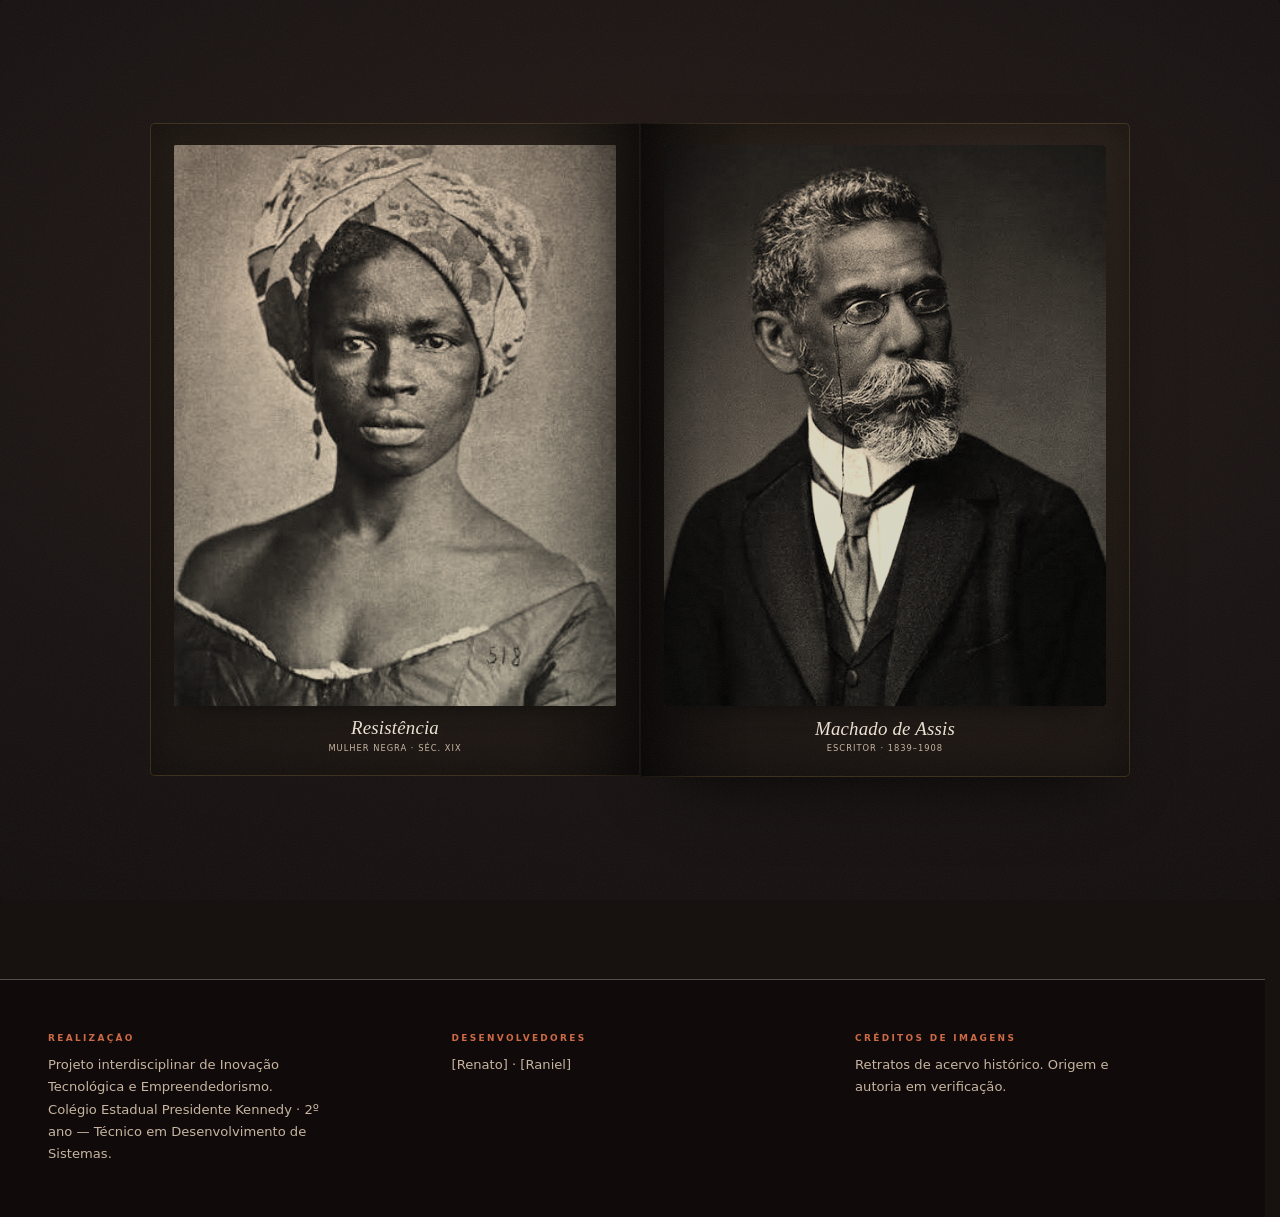
<file: index.html>
<!DOCTYPE html>
<html lang="pt-BR">
<head>
  <meta charset="utf-8">
  <meta name="viewport" content="width=device-width, initial-scale=1">
  <title>Sobre Etnias — Memória, diversidade e conhecimento</title>
  <meta name="description" content="Protótipo web educativo do Colégio Estadual Presidente Kennedy sobre protagonismo negro e indígena, cultura, conhecimento e letramento racial.">
  <meta name="theme-color" content="#171110">
  <link rel="stylesheet" href="style.css">
  <link rel="preload" as="image" href="assets/personalidades/mulher-negra-sec-xix.jpg">
  <link rel="preload" as="image" href="assets/personalidades/machado-de-assis.jpg">
  <noscript>
    <style>.entrada{display:none!important}.pagina{opacity:1!important;transform:none!important}</style>
  </noscript>
</head>
<body>

  <!-- ==========================================================
       TELA DE ENTRADA — "abrir o arquivo"
       Camadas: painéis (fundo) < conteúdo < grão de papel
       ========================================================== -->
  <div class="entrada" id="entrada" role="dialog" aria-modal="true" aria-label="Sobre Etnias — tela de entrada" aria-busy="true">

    <div class="entrada__painel entrada__painel--esq" aria-hidden="true"></div>
    <div class="entrada__painel entrada__painel--dir" aria-hidden="true"></div>

    <!-- ETAPA 1 · o fólio se abre em duas folhas -->
    <div class="folio" id="folio" aria-hidden="true">
      <div class="folio__cena">
        <div class="folio__volume">

          <!-- Página direita: aparece quando a capa vira -->
          <div class="folio__pagina folio__pagina--dir">
            <figure class="prancha">
              <div class="prancha__moldura">
                <img class="prancha__img" src="assets/personalidades/machado-de-assis.jpg"
                     width="492" height="624" alt="" decoding="async">
                <span class="prancha__tinta" aria-hidden="true"></span>
              </div>
              <figcaption class="prancha__legenda">
                <span class="prancha__nome">Machado de Assis</span>
                <span class="prancha__nota">Escritor · 1839–1908</span>
              </figcaption>
            </figure>
          </div>

          <!-- Segunda folha: a guarda -->
          <div class="folio__folha folio__folha--guarda">
            <div class="folio__face folio__face--frente">
              <span class="guarda__marca">Sobre Etnias</span>
              <span class="guarda__filete" aria-hidden="true"></span>
              <span class="guarda__lema">Memória · Diversidade · Conhecimento</span>
            </div>
            <div class="folio__face folio__face--verso">
              <figure class="prancha">
                <div class="prancha__moldura">
                  <img class="prancha__img" src="assets/personalidades/mulher-negra-sec-xix.jpg"
                       width="358" height="558" alt="" decoding="async">
                  <span class="prancha__tinta" aria-hidden="true"></span>
                </div>
                <figcaption class="prancha__legenda">
                  <span class="prancha__nome">Resistência</span>
                  <span class="prancha__nota">Mulher negra · séc. XIX</span>
                </figcaption>
              </figure>
            </div>
          </div>

          <!-- Primeira folha: a capa -->
          <div class="folio__folha folio__folha--capa">
            <div class="folio__face folio__face--frente">
              <span class="capa__emblema" aria-hidden="true">
                <svg viewBox="0 0 48 48" focusable="false">
                  <path d="M7 41V22.5a17 17 0 0 1 34 0V41" fill="none" stroke="currentColor" stroke-width="1.6" stroke-linecap="round"/>
                  <path d="M13 41h22" fill="none" stroke="currentColor" stroke-width="1.6" stroke-linecap="round"/>
                  <circle cx="17.5" cy="30.5" r="1.7" fill="currentColor"/>
                  <circle cx="24" cy="26" r="2.4" fill="currentColor"/>
                  <circle cx="30.5" cy="30.5" r="1.7" fill="currentColor"/>
                </svg>
              </span>
              <span class="capa__titulo">Sobre<em>Etnias</em></span>
              <span class="capa__filete" aria-hidden="true"></span>
              <span class="capa__selo">Acervo educativo · ERER 2026</span>
            </div>
            <div class="folio__face folio__face--verso"></div>
          </div>

        </div>
      </div>
    </div>

    <div class="entrada__conteudo">

      <p class="entrada__selo">
        <span>Colégio Estadual Presidente Kennedy</span>
        <span class="entrada__selo-sep" aria-hidden="true">·</span>
        <span>ERER&nbsp;2026</span>
      </p>

      <div class="marca">
        <span class="marca__anel" aria-hidden="true"></span>

        <p class="marca__titulo" aria-hidden="true">
          <span class="marca__linha">
            <span class="letra" style="--i:0">S</span><span class="letra" style="--i:1">o</span><span class="letra" style="--i:2">b</span><span class="letra" style="--i:3">r</span><span class="letra" style="--i:4">e</span>
          </span>
          <span class="marca__linha marca__linha--destaque">
            <span class="letra" style="--i:5">E</span><span class="letra" style="--i:6">t</span><span class="letra" style="--i:7">n</span><span class="letra" style="--i:8">i</span><span class="letra" style="--i:9">a</span><span class="letra" style="--i:10">s</span>
          </span>
        </p>

        <span class="marca__filete" aria-hidden="true"></span>
        <p class="marca__lema">Memória&nbsp;·&nbsp;Diversidade&nbsp;·&nbsp;Conhecimento</p>
      </div>

      <div class="palco">

        <figure class="retrato retrato--esq" style="--dz:1.15">
          <div class="retrato__quadro">
            <img
              class="retrato__img"
              src="assets/personalidades/mulher-negra-sec-xix.jpg"
              width="358" height="558"
              alt="Retrato de estúdio de uma mulher negra não identificada, do século XIX.">
            <span class="retrato__tinta" aria-hidden="true"></span>
          </div>
          <figcaption class="retrato__legenda">
            <span class="retrato__nome">Resistência</span>
            <span class="retrato__detalhe">Mulher negra · séc. XIX</span>
          </figcaption>
        </figure>

        <figure class="retrato retrato--dir" style="--dz:.55">
          <div class="retrato__quadro">
            <img
              class="retrato__img"
              src="assets/personalidades/machado-de-assis.jpg"
              width="492" height="624"
              alt="Retrato do escritor Machado de Assis, de óculos e bigode, em traje formal.">
            <span class="retrato__tinta" aria-hidden="true"></span>
          </div>
          <figcaption class="retrato__legenda">
            <span class="retrato__nome">Machado de Assis</span>
            <span class="retrato__detalhe">Escritor · 1839–1908</span>
          </figcaption>
        </figure>

      </div>

      <div class="entrada__acoes">
        <button class="botao" id="btn-entrar" type="button">
          <span class="botao__texto">Explorar o acervo</span>
          <svg class="botao__seta" width="22" height="10" viewBox="0 0 22 10" fill="none" aria-hidden="true" focusable="false">
            <path d="M0 5h20M16 1l4 4-4 4" stroke="currentColor" stroke-width="1.4" stroke-linecap="round" stroke-linejoin="round"/>
          </svg>
        </button>
        <button class="pular" id="btn-pular" type="button">Pular introdução</button>
      </div>

    </div>

    <div class="entrada__grao" aria-hidden="true"></div>
  </div>

  <!-- ==========================================================
       PÁGINA
       ========================================================== -->
  <div class="pagina" id="pagina">

    <header class="cabecalho">
      <div class="assinatura">
        <span class="assinatura__simbolo" aria-hidden="true">
          <svg viewBox="0 0 48 48" width="46" height="46" role="presentation" focusable="false">
            <path d="M7 41V22.5a17 17 0 0 1 34 0V41" fill="none" stroke="currentColor" stroke-width="2.1" stroke-linecap="round"/>
            <path d="M13 41h22" fill="none" stroke="currentColor" stroke-width="2.1" stroke-linecap="round"/>
            <circle cx="17.5" cy="30.5" r="2" fill="currentColor"/>
            <circle cx="24" cy="26" r="2.8" fill="currentColor"/>
            <circle cx="30.5" cy="30.5" r="2" fill="currentColor"/>
          </svg>
        </span>
        <div class="assinatura__texto">
          <h1 class="assinatura__nome">Sobre Etnias</h1>
          <p class="assinatura__descritor">Acervo educativo · ERER</p>
        </div>
      </div>
      <p class="cabecalho__meta">Colégio Estadual Presidente Kennedy<span class="cabecalho__ano">2026</span></p>
    </header>
<main id="conteudo">

      <section class="heroi" id="inicio" aria-labelledby="titulo-inicio">
        <p class="rotulo">Início</p>

        <h2 class="heroi__titulo" id="titulo-inicio" tabindex="-1">
          Memória, diversidade e conhecimento em <em>diálogo</em>
        </h2>

        <p class="heroi__texto">
          O Sobre Etnias reúne trajetórias, saberes e conceitos das relações étnico-raciais
          em um acervo digital feito para consultar, aprender e revisitar. Aqui, o
          protagonismo negro e indígena está no centro da narrativa — com fontes
          identificadas, linguagem acessível e respeito à diversidade de cada povo e
          comunidade.
        </p>

        <ul class="indice" aria-label="Seções do acervo">
          <li class="indice__item"><span class="indice__numero" aria-hidden="true">01</span><a class="indice__nome" href="protagonismo.html">Protagonismo e História</a><span class="indice__status">explorar</span></li>
          <li class="indice__item"><span class="indice__numero" aria-hidden="true">02</span><a class="indice__nome" href="cultura.html">Cultura e Conhecimento</a><span class="indice__status">explorar</span></li>
          <li class="indice__item"><span class="indice__numero" aria-hidden="true">03</span><a class="indice__nome" href="glossario.html">Aprendizado · glossário</a><span class="indice__status">pesquisar</span></li>
          <li class="indice__item"><span class="indice__numero" aria-hidden="true">04</span><a class="indice__nome" href="quiz.html">Quiz</a><span class="indice__status">participar</span></li>
        </ul>
      </section>

    </main>

    <footer class="rodape">
      <div class="rodape__bloco">
        <p class="rodape__titulo">Realização</p>
        <p class="rodape__texto">
          Projeto interdisciplinar de Inovação Tecnológica e Empreendedorismo.<br>
          Colégio Estadual Presidente Kennedy · 2º ano — Técnico em Desenvolvimento de Sistemas.
        </p>
      </div>
      <div class="rodape__bloco">
        <p class="rodape__titulo">Desenvolvedores</p>
        <p class="rodape__texto">[Renato] · [Raniel]</p>
      </div>
      <div class="rodape__bloco">
        <p class="rodape__titulo">Créditos de imagens</p>
        <p class="rodape__texto">
          Retratos de acervo histórico. Origem e autoria em verificação.
        </p>
      </div>
    </footer>

  </div>

  <script src="script.js" defer></script>
</body>
</html>
</file>
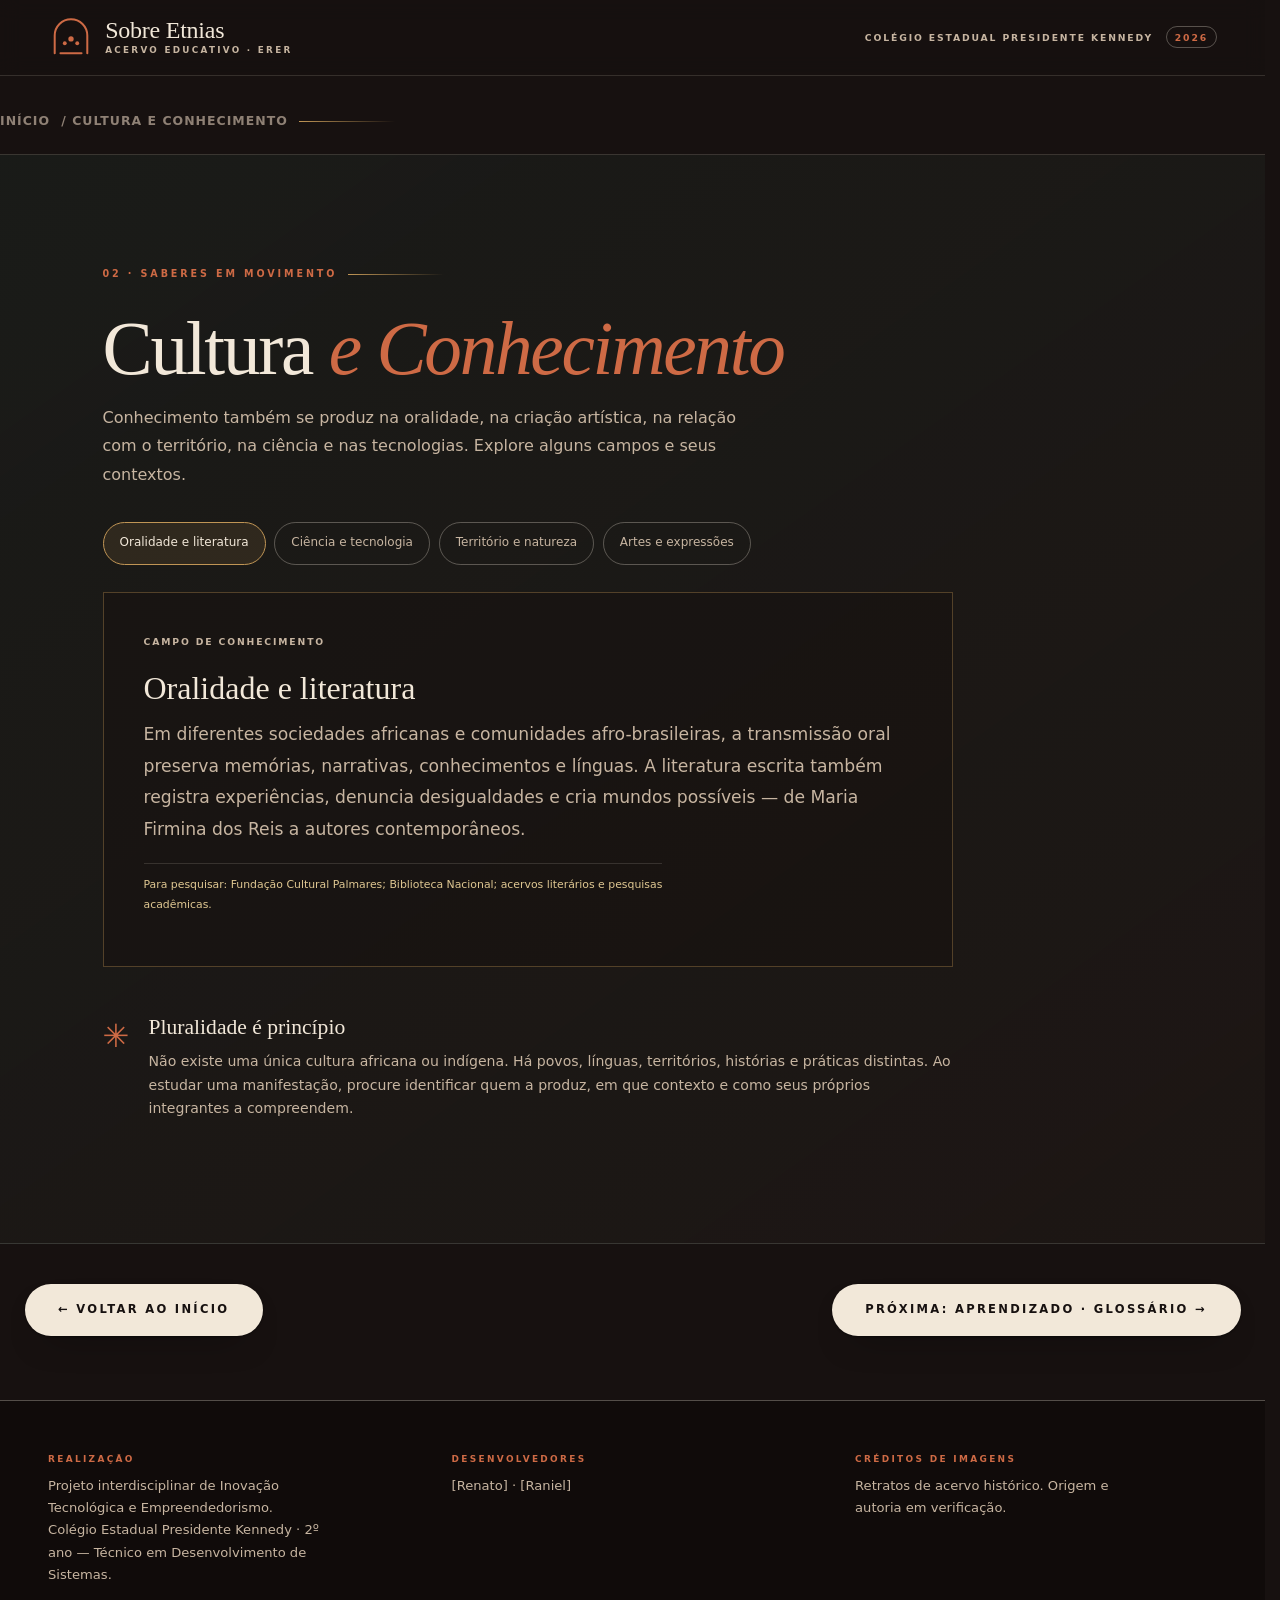
<file: cultura.html>
<!DOCTYPE html>
<html lang="pt-BR">
<head>
  <meta charset="utf-8">
  <meta name="viewport" content="width=device-width, initial-scale=1">
  <title>Cultura e Conhecimento — Sobre Etnias</title>
  <meta name="description" content="Saberes em movimento no acervo educativo Sobre Etnias.">
  <meta name="theme-color" content="#171110">
  <link rel="stylesheet" href="style.css">
</head>
<body>
  <div class="pagina revelada" id="pagina">
    <header class="cabecalho">
      <div class="assinatura">
        <span class="assinatura__simbolo" aria-hidden="true">
          <svg viewBox="0 0 48 48" width="46" height="46" role="presentation" focusable="false">
            <path d="M7 41V22.5a17 17 0 0 1 34 0V41" fill="none" stroke="currentColor" stroke-width="2.1" stroke-linecap="round"/>
            <path d="M13 41h22" fill="none" stroke="currentColor" stroke-width="2.1" stroke-linecap="round"/>
            <circle cx="17.5" cy="30.5" r="2" fill="currentColor"/>
            <circle cx="24" cy="26" r="2.8" fill="currentColor"/>
            <circle cx="30.5" cy="30.5" r="2" fill="currentColor"/>
          </svg>
        </span>
        <div class="assinatura__texto">
          <h1 class="assinatura__nome">Sobre Etnias</h1>
          <p class="assinatura__descritor">Acervo educativo · ERER</p>
        </div>
      </div>
      <p class="cabecalho__meta">Colégio Estadual Presidente Kennedy<span class="cabecalho__ano">2026</span></p>
    </header>
<main id="conteudo" class="pagina-interna">
      <p class="rotulo"><a href="index.html">Início</a> / Cultura e Conhecimento</p>
      <section class="secao-acervo secao-acervo--alternada" id="cultura" aria-labelledby="titulo-cultura">
        <div class="secao-cabecalho"><p class="rotulo">02 · Saberes em movimento</p><h2 class="secao-titulo" id="titulo-cultura">Cultura <em>e Conhecimento</em></h2><p class="secao-intro">Conhecimento também se produz na oralidade, na criação artística, na relação com o território, na ciência e nas tecnologias. Explore alguns campos e seus contextos.</p></div>
        <div class="abas-cultura" role="tablist" aria-label="Áreas de conhecimento">
          <button class="aba-cultura is-ativa" role="tab" aria-selected="true" data-cultura="oralidade">Oralidade e literatura</button><button class="aba-cultura" role="tab" aria-selected="false" data-cultura="ciencia">Ciência e tecnologia</button><button class="aba-cultura" role="tab" aria-selected="false" data-cultura="territorio">Território e natureza</button><button class="aba-cultura" role="tab" aria-selected="false" data-cultura="artes">Artes e expressões</button>
        </div>
        <div class="painel-cultura" id="painel-cultura" role="tabpanel" tabindex="0"><p class="painel-cultura__selo">CAMPO DE CONHECIMENTO</p><h3>Oralidade e literatura</h3><p>Em diferentes sociedades africanas e comunidades afro-brasileiras, a transmissão oral preserva memórias, narrativas, conhecimentos e línguas. A literatura escrita também registra experiências, denuncia desigualdades e cria mundos possíveis — de Maria Firmina dos Reis a autores contemporâneos.</p><p class="fonte">Para pesquisar: Fundação Cultural Palmares; Biblioteca Nacional; acervos literários e pesquisas acadêmicas.</p></div>
        <div class="destaque-cultura"><span class="destaque-cultura__sinal">✳</span><div><h3>Pluralidade é princípio</h3><p>Não existe uma única cultura africana ou indígena. Há povos, línguas, territórios, histórias e práticas distintas. Ao estudar uma manifestação, procure identificar quem a produz, em que contexto e como seus próprios integrantes a compreendem.</p></div></div>
      </section>
      <div class="navegacao-paginas">
          <a class="botao" href="index.html">← Voltar ao início</a>
          <a class="botao botao--proximo" href="glossario.html">Próxima: Aprendizado · Glossário →</a>
        </div>
    </main>
    <footer class="rodape">
      <div class="rodape__bloco">
        <p class="rodape__titulo">Realização</p>
        <p class="rodape__texto">
          Projeto interdisciplinar de Inovação Tecnológica e Empreendedorismo.<br>
          Colégio Estadual Presidente Kennedy · 2º ano — Técnico em Desenvolvimento de Sistemas.
        </p>
      </div>
      <div class="rodape__bloco">
        <p class="rodape__titulo">Desenvolvedores</p>
        <p class="rodape__texto">[Renato] · [Raniel]</p>
      </div>
      <div class="rodape__bloco">
        <p class="rodape__titulo">Créditos de imagens</p>
        <p class="rodape__texto">
          Retratos de acervo histórico. Origem e autoria em verificação.
        </p>
      </div>
    </footer>
  </div>
  <script src="script.js" defer></script>
</body>
</html>
</file>
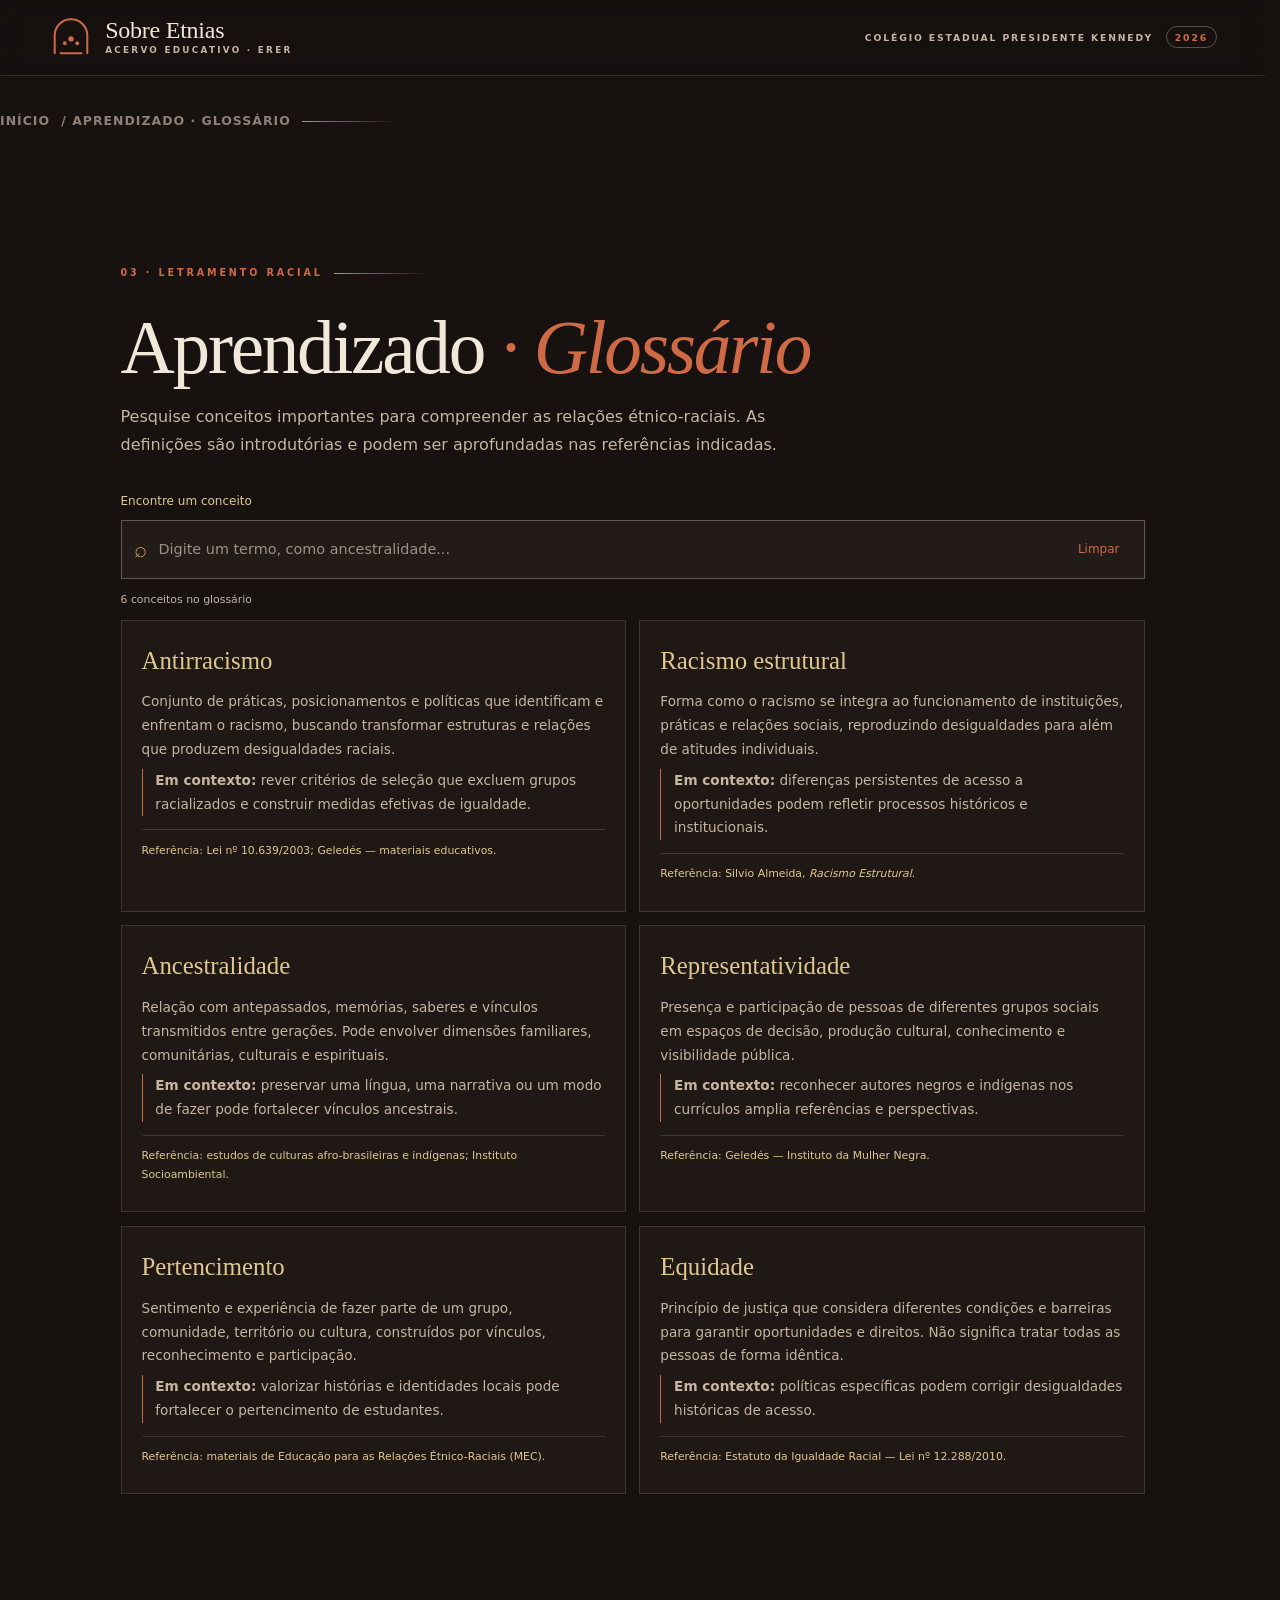
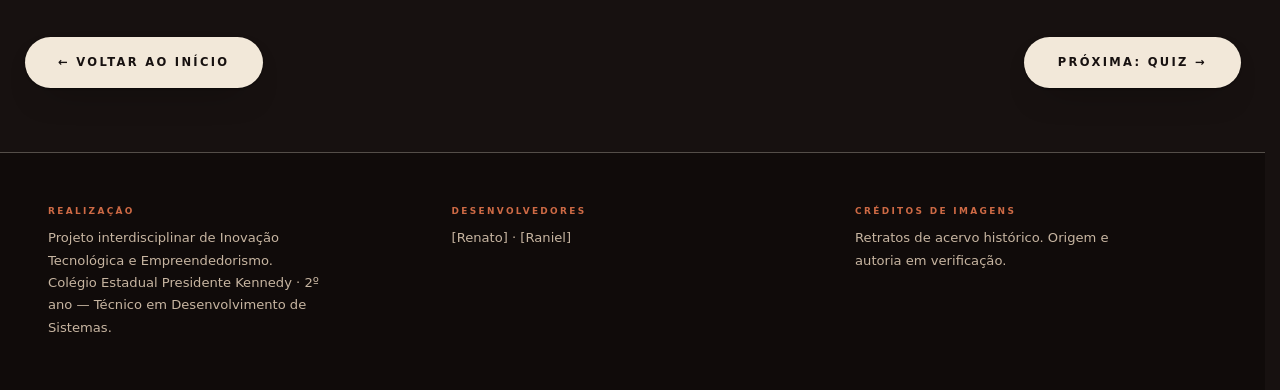
<file: glossario.html>
<!DOCTYPE html>
<html lang="pt-BR">
<head>
  <meta charset="utf-8">
  <meta name="viewport" content="width=device-width, initial-scale=1">
  <title>Aprendizado · Glossário — Sobre Etnias</title>
  <meta name="description" content="Letramento racial no acervo educativo Sobre Etnias.">
  <meta name="theme-color" content="#171110">
  <link rel="stylesheet" href="style.css">
</head>
<body>
  <div class="pagina revelada" id="pagina">
    <header class="cabecalho">
      <div class="assinatura">
        <span class="assinatura__simbolo" aria-hidden="true">
          <svg viewBox="0 0 48 48" width="46" height="46" role="presentation" focusable="false">
            <path d="M7 41V22.5a17 17 0 0 1 34 0V41" fill="none" stroke="currentColor" stroke-width="2.1" stroke-linecap="round"/>
            <path d="M13 41h22" fill="none" stroke="currentColor" stroke-width="2.1" stroke-linecap="round"/>
            <circle cx="17.5" cy="30.5" r="2" fill="currentColor"/>
            <circle cx="24" cy="26" r="2.8" fill="currentColor"/>
            <circle cx="30.5" cy="30.5" r="2" fill="currentColor"/>
          </svg>
        </span>
        <div class="assinatura__texto">
          <h1 class="assinatura__nome">Sobre Etnias</h1>
          <p class="assinatura__descritor">Acervo educativo · ERER</p>
        </div>
      </div>
      <p class="cabecalho__meta">Colégio Estadual Presidente Kennedy<span class="cabecalho__ano">2026</span></p>
    </header>
<main id="conteudo" class="pagina-interna">
      <p class="rotulo"><a href="index.html">Início</a> / Aprendizado · Glossário</p>
      <section class="secao-acervo" id="aprendizado" aria-labelledby="titulo-aprendizado">
        <div class="secao-cabecalho"><p class="rotulo">03 · Letramento racial</p><h2 class="secao-titulo" id="titulo-aprendizado">Aprendizado <em>· Glossário</em></h2><p class="secao-intro">Pesquise conceitos importantes para compreender as relações étnico-raciais. As definições são introdutórias e podem ser aprofundadas nas referências indicadas.</p></div>
        <label class="busca-rotulo" for="busca-glossario">Encontre um conceito</label><div class="busca-glossario"><span aria-hidden="true">⌕</span><input id="busca-glossario" type="search" placeholder="Digite um termo, como ancestralidade..." autocomplete="off"><button id="limpar-busca" type="button" aria-label="Limpar pesquisa">Limpar</button></div>
        <p class="resultado-busca" id="resultado-busca" aria-live="polite">6 conceitos no glossário</p>
        <div class="grade-glossario" id="grade-glossario">
          <article class="verbete" data-termo="antirracismo"><h3>Antirracismo</h3><p>Conjunto de práticas, posicionamentos e políticas que identificam e enfrentam o racismo, buscando transformar estruturas e relações que produzem desigualdades raciais.</p><p class="exemplo"><strong>Em contexto:</strong> rever critérios de seleção que excluem grupos racializados e construir medidas efetivas de igualdade.</p><p class="fonte">Referência: Lei nº 10.639/2003; Geledés — materiais educativos.</p></article>
          <article class="verbete" data-termo="racismo estrutural"><h3>Racismo estrutural</h3><p>Forma como o racismo se integra ao funcionamento de instituições, práticas e relações sociais, reproduzindo desigualdades para além de atitudes individuais.</p><p class="exemplo"><strong>Em contexto:</strong> diferenças persistentes de acesso a oportunidades podem refletir processos históricos e institucionais.</p><p class="fonte">Referência: Silvio Almeida, <em>Racismo Estrutural</em>.</p></article>
          <article class="verbete" data-termo="ancestralidade"><h3>Ancestralidade</h3><p>Relação com antepassados, memórias, saberes e vínculos transmitidos entre gerações. Pode envolver dimensões familiares, comunitárias, culturais e espirituais.</p><p class="exemplo"><strong>Em contexto:</strong> preservar uma língua, uma narrativa ou um modo de fazer pode fortalecer vínculos ancestrais.</p><p class="fonte">Referência: estudos de culturas afro-brasileiras e indígenas; Instituto Socioambiental.</p></article>
          <article class="verbete" data-termo="representatividade"><h3>Representatividade</h3><p>Presença e participação de pessoas de diferentes grupos sociais em espaços de decisão, produção cultural, conhecimento e visibilidade pública.</p><p class="exemplo"><strong>Em contexto:</strong> reconhecer autores negros e indígenas nos currículos amplia referências e perspectivas.</p><p class="fonte">Referência: Geledés — Instituto da Mulher Negra.</p></article>
          <article class="verbete" data-termo="pertencimento"><h3>Pertencimento</h3><p>Sentimento e experiência de fazer parte de um grupo, comunidade, território ou cultura, construídos por vínculos, reconhecimento e participação.</p><p class="exemplo"><strong>Em contexto:</strong> valorizar histórias e identidades locais pode fortalecer o pertencimento de estudantes.</p><p class="fonte">Referência: materiais de Educação para as Relações Étnico-Raciais (MEC).</p></article>
          <article class="verbete" data-termo="equidade"><h3>Equidade</h3><p>Princípio de justiça que considera diferentes condições e barreiras para garantir oportunidades e direitos. Não significa tratar todas as pessoas de forma idêntica.</p><p class="exemplo"><strong>Em contexto:</strong> políticas específicas podem corrigir desigualdades históricas de acesso.</p><p class="fonte">Referência: Estatuto da Igualdade Racial — Lei nº 12.288/2010.</p></article>
        </div><p class="sem-resultados" id="sem-resultados" hidden>Nenhum conceito encontrado. Experimente outra palavra.</p>
      </section>
      <div class="navegacao-paginas">
          <a class="botao" href="index.html">← Voltar ao início</a>
          <a class="botao botao--proximo" href="quiz.html">Próxima: Quiz →</a>
        </div>
    </main>
    <footer class="rodape">
      <div class="rodape__bloco">
        <p class="rodape__titulo">Realização</p>
        <p class="rodape__texto">
          Projeto interdisciplinar de Inovação Tecnológica e Empreendedorismo.<br>
          Colégio Estadual Presidente Kennedy · 2º ano — Técnico em Desenvolvimento de Sistemas.
        </p>
      </div>
      <div class="rodape__bloco">
        <p class="rodape__titulo">Desenvolvedores</p>
        <p class="rodape__texto">[Renato] · [Raniel]</p>
      </div>
      <div class="rodape__bloco">
        <p class="rodape__titulo">Créditos de imagens</p>
        <p class="rodape__texto">
          Retratos de acervo histórico. Origem e autoria em verificação.
        </p>
      </div>
    </footer>
  </div>
  <script src="script.js" defer></script>
</body>
</html>
</file>
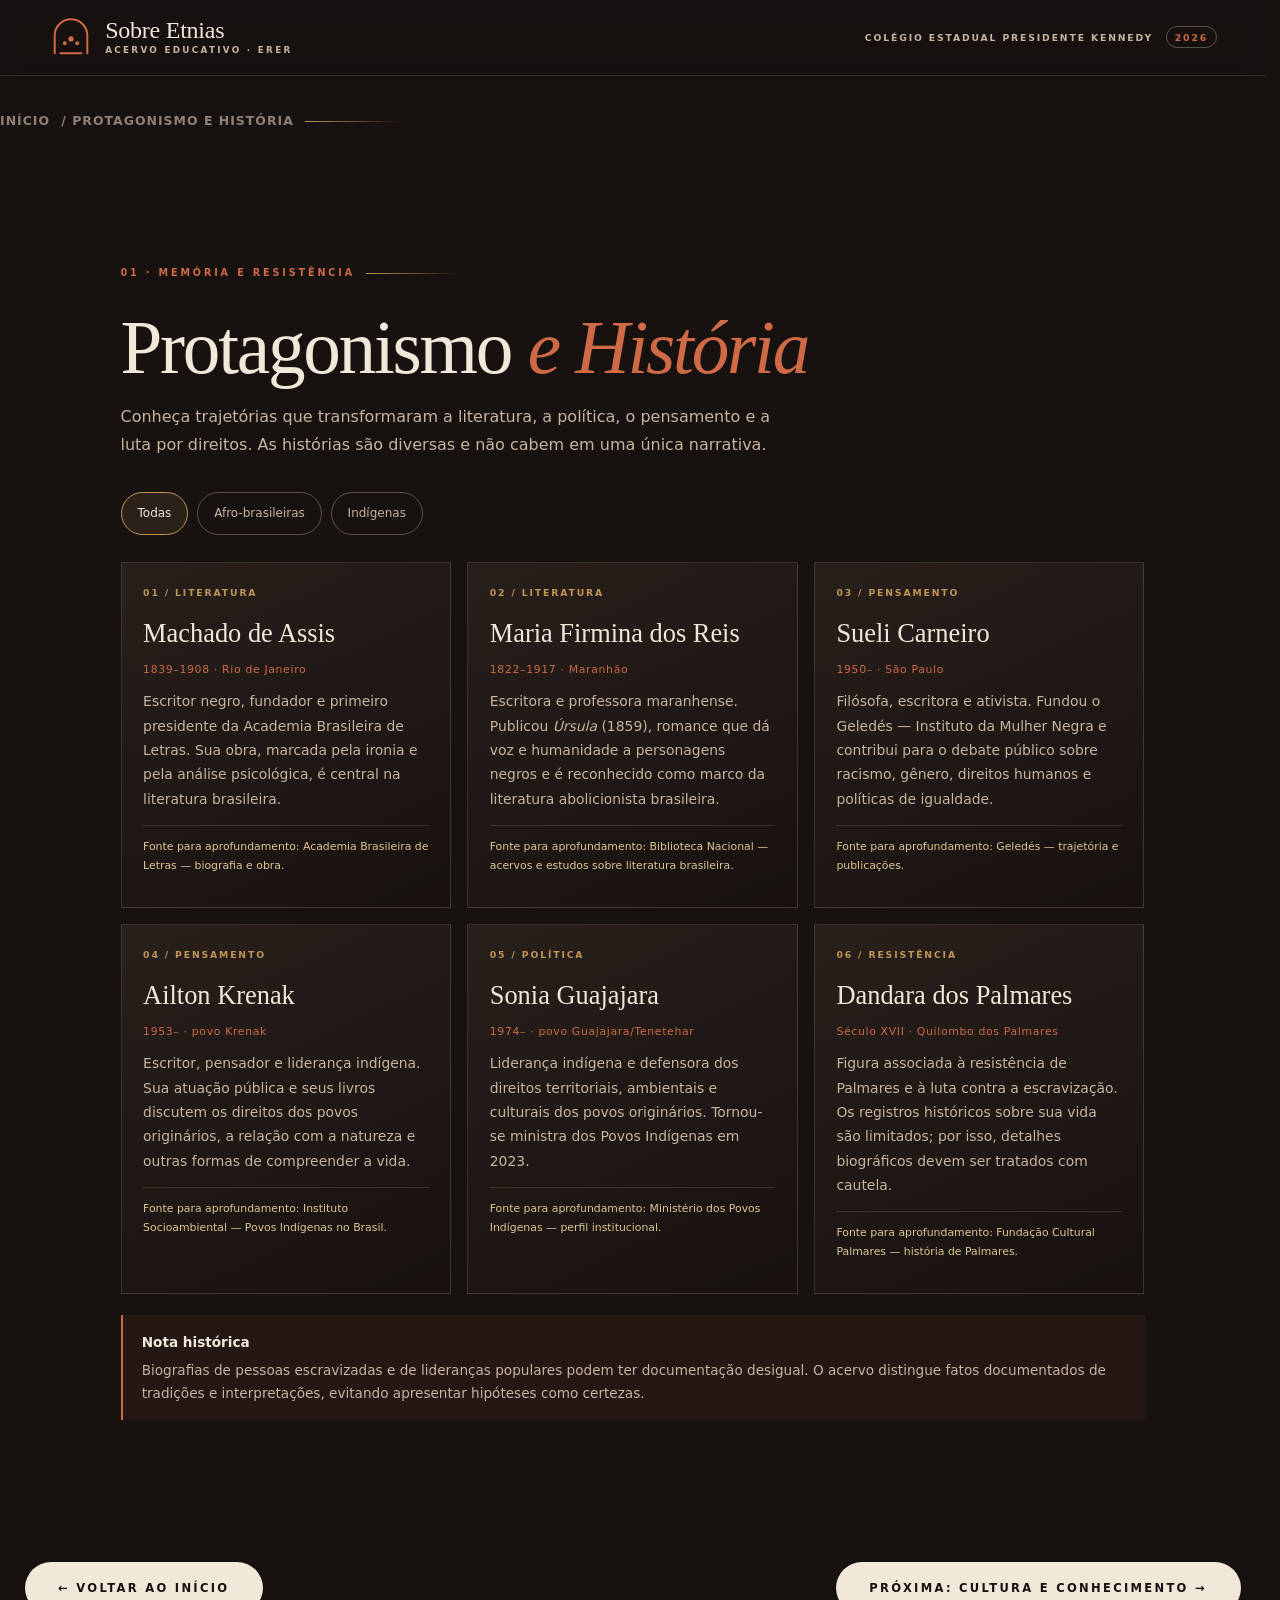
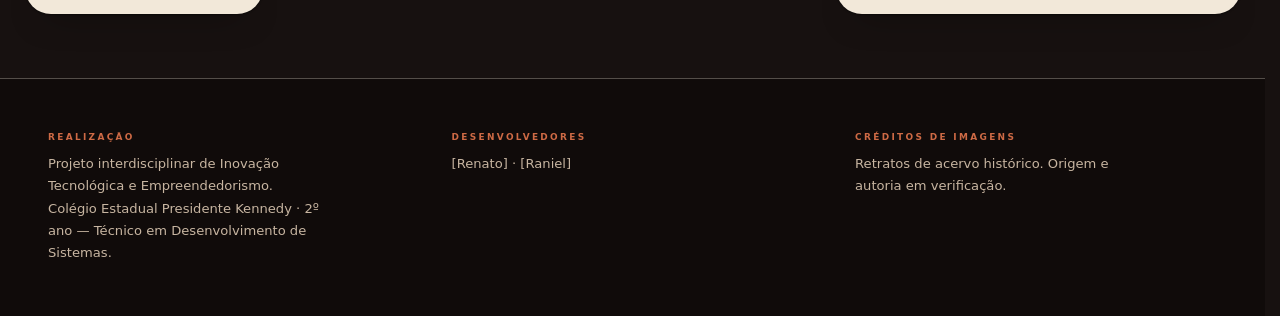
<file: protagonismo.html>
<!DOCTYPE html>
<html lang="pt-BR">
<head>
  <meta charset="utf-8">
  <meta name="viewport" content="width=device-width, initial-scale=1">
  <title>Protagonismo e História — Sobre Etnias</title>
  <meta name="description" content="Memória, resistência e trajetórias no acervo educativo Sobre Etnias.">
  <meta name="theme-color" content="#171110">
  <link rel="stylesheet" href="style.css">
</head>
<body>
  <div class="pagina revelada" id="pagina">
    <header class="cabecalho">
      <div class="assinatura">
        <span class="assinatura__simbolo" aria-hidden="true">
          <svg viewBox="0 0 48 48" width="46" height="46" role="presentation" focusable="false">
            <path d="M7 41V22.5a17 17 0 0 1 34 0V41" fill="none" stroke="currentColor" stroke-width="2.1" stroke-linecap="round"/>
            <path d="M13 41h22" fill="none" stroke="currentColor" stroke-width="2.1" stroke-linecap="round"/>
            <circle cx="17.5" cy="30.5" r="2" fill="currentColor"/>
            <circle cx="24" cy="26" r="2.8" fill="currentColor"/>
            <circle cx="30.5" cy="30.5" r="2" fill="currentColor"/>
          </svg>
        </span>
        <div class="assinatura__texto">
          <h1 class="assinatura__nome">Sobre Etnias</h1>
          <p class="assinatura__descritor">Acervo educativo · ERER</p>
        </div>
      </div>
      <p class="cabecalho__meta">Colégio Estadual Presidente Kennedy<span class="cabecalho__ano">2026</span></p>
    </header>
<main id="conteudo" class="pagina-interna">
      <p class="rotulo"><a href="index.html">Início</a> / Protagonismo e História</p>
      <section class="secao-acervo" id="protagonismo" aria-labelledby="titulo-protagonismo">
        <div class="secao-cabecalho"><p class="rotulo">01 · Memória e resistência</p><h2 class="secao-titulo" id="titulo-protagonismo">Protagonismo <em>e História</em></h2><p class="secao-intro">Conheça trajetórias que transformaram a literatura, a política, o pensamento e a luta por direitos. As histórias são diversas e não cabem em uma única narrativa.</p></div>
        <div class="filtros" role="group" aria-label="Filtrar personalidades"><button class="filtro is-selecionado" data-person-filter="todas" aria-pressed="true">Todas</button><button class="filtro" data-person-filter="afro-brasileira" aria-pressed="false">Afro-brasileiras</button><button class="filtro" data-person-filter="indigena" aria-pressed="false">Indígenas</button></div>
        <div class="grade-cartoes" id="personalidades">
          <article class="cartao-personagem" data-grupo="afro-brasileira"><div class="cartao-personagem__numero">01 / LITERATURA</div><h3>Machado de Assis</h3><p class="cartao-personagem__periodo">1839–1908 · Rio de Janeiro</p><p>Escritor negro, fundador e primeiro presidente da Academia Brasileira de Letras. Sua obra, marcada pela ironia e pela análise psicológica, é central na literatura brasileira.</p><p class="fonte">Fonte para aprofundamento: Academia Brasileira de Letras — biografia e obra.</p></article>
          <article class="cartao-personagem" data-grupo="afro-brasileira"><div class="cartao-personagem__numero">02 / LITERATURA</div><h3>Maria Firmina dos Reis</h3><p class="cartao-personagem__periodo">1822–1917 · Maranhão</p><p>Escritora e professora maranhense. Publicou <em>Úrsula</em> (1859), romance que dá voz e humanidade a personagens negros e é reconhecido como marco da literatura abolicionista brasileira.</p><p class="fonte">Fonte para aprofundamento: Biblioteca Nacional — acervos e estudos sobre literatura brasileira.</p></article>
          <article class="cartao-personagem" data-grupo="afro-brasileira"><div class="cartao-personagem__numero">03 / PENSAMENTO</div><h3>Sueli Carneiro</h3><p class="cartao-personagem__periodo">1950– · São Paulo</p><p>Filósofa, escritora e ativista. Fundou o Geledés — Instituto da Mulher Negra e contribui para o debate público sobre racismo, gênero, direitos humanos e políticas de igualdade.</p><p class="fonte">Fonte para aprofundamento: Geledés — trajetória e publicações.</p></article>
          <article class="cartao-personagem" data-grupo="indigena"><div class="cartao-personagem__numero">04 / PENSAMENTO</div><h3>Ailton Krenak</h3><p class="cartao-personagem__periodo">1953– · povo Krenak</p><p>Escritor, pensador e liderança indígena. Sua atuação pública e seus livros discutem os direitos dos povos originários, a relação com a natureza e outras formas de compreender a vida.</p><p class="fonte">Fonte para aprofundamento: Instituto Socioambiental — Povos Indígenas no Brasil.</p></article>
          <article class="cartao-personagem" data-grupo="indigena"><div class="cartao-personagem__numero">05 / POLÍTICA</div><h3>Sonia Guajajara</h3><p class="cartao-personagem__periodo">1974– · povo Guajajara/Tenetehar</p><p>Liderança indígena e defensora dos direitos territoriais, ambientais e culturais dos povos originários. Tornou-se ministra dos Povos Indígenas em 2023.</p><p class="fonte">Fonte para aprofundamento: Ministério dos Povos Indígenas — perfil institucional.</p></article>
          <article class="cartao-personagem" data-grupo="afro-brasileira"><div class="cartao-personagem__numero">06 / RESISTÊNCIA</div><h3>Dandara dos Palmares</h3><p class="cartao-personagem__periodo">Século XVII · Quilombo dos Palmares</p><p>Figura associada à resistência de Palmares e à luta contra a escravização. Os registros históricos sobre sua vida são limitados; por isso, detalhes biográficos devem ser tratados com cautela.</p><p class="fonte">Fonte para aprofundamento: Fundação Cultural Palmares — história de Palmares.</p></article>
        </div>
        <aside class="nota-editorial"><strong>Nota histórica</strong><p>Biografias de pessoas escravizadas e de lideranças populares podem ter documentação desigual. O acervo distingue fatos documentados de tradições e interpretações, evitando apresentar hipóteses como certezas.</p></aside>
      </section>
      <div class="navegacao-paginas">
          <a class="botao" href="index.html">← Voltar ao início</a>
          <a class="botao botao--proximo" href="cultura.html">Próxima: Cultura e Conhecimento →</a>
        </div>
    </main>
    <footer class="rodape">
      <div class="rodape__bloco">
        <p class="rodape__titulo">Realização</p>
        <p class="rodape__texto">
          Projeto interdisciplinar de Inovação Tecnológica e Empreendedorismo.<br>
          Colégio Estadual Presidente Kennedy · 2º ano — Técnico em Desenvolvimento de Sistemas.
        </p>
      </div>
      <div class="rodape__bloco">
        <p class="rodape__titulo">Desenvolvedores</p>
        <p class="rodape__texto">[Renato] · [Raniel]</p>
      </div>
      <div class="rodape__bloco">
        <p class="rodape__titulo">Créditos de imagens</p>
        <p class="rodape__texto">
          Retratos de acervo histórico. Origem e autoria em verificação.
        </p>
      </div>
    </footer>
  </div>
  <script src="script.js" defer></script>
</body>
</html>
</file>
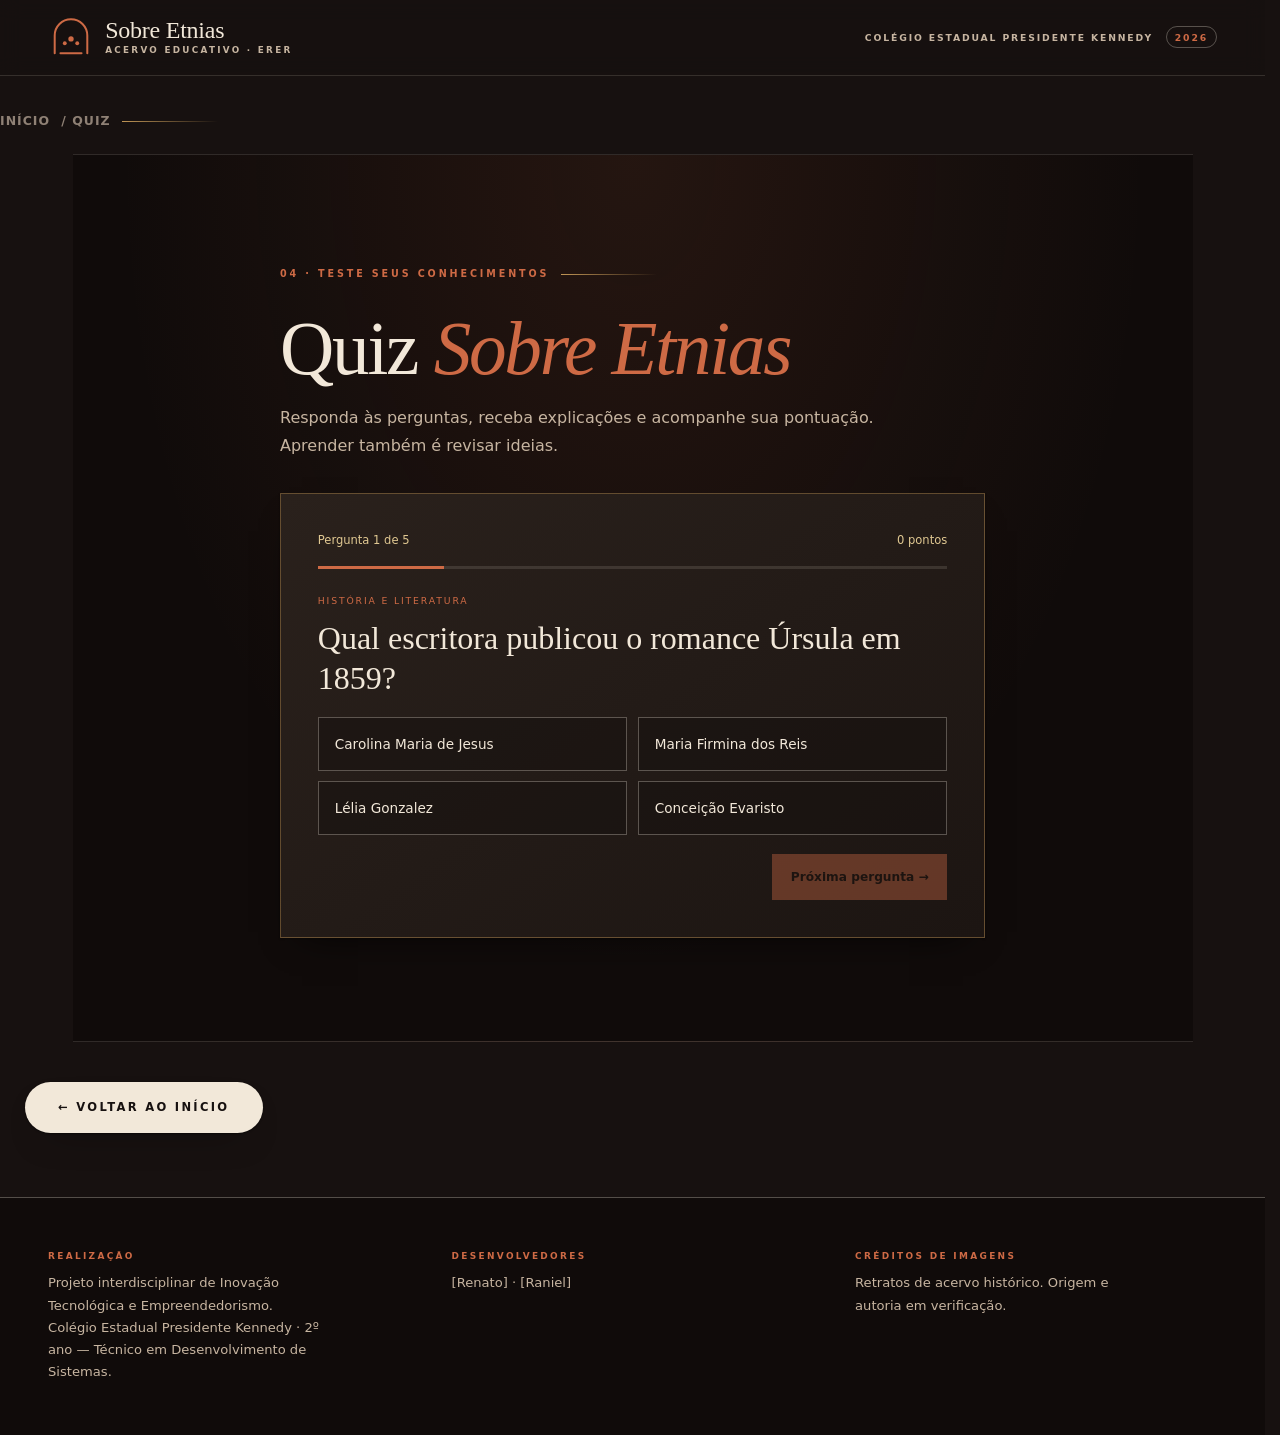
<file: quiz.html>
<!DOCTYPE html>
<html lang="pt-BR">
<head>
  <meta charset="utf-8">
  <meta name="viewport" content="width=device-width, initial-scale=1">
  <title>Quiz — Sobre Etnias</title>
  <meta name="description" content="Teste seus conhecimentos no acervo educativo Sobre Etnias.">
  <meta name="theme-color" content="#171110">
  <link rel="stylesheet" href="style.css">
</head>
<body>
  <div class="pagina revelada" id="pagina">
    <header class="cabecalho">
      <div class="assinatura">
        <span class="assinatura__simbolo" aria-hidden="true">
          <svg viewBox="0 0 48 48" width="46" height="46" role="presentation" focusable="false">
            <path d="M7 41V22.5a17 17 0 0 1 34 0V41" fill="none" stroke="currentColor" stroke-width="2.1" stroke-linecap="round"/>
            <path d="M13 41h22" fill="none" stroke="currentColor" stroke-width="2.1" stroke-linecap="round"/>
            <circle cx="17.5" cy="30.5" r="2" fill="currentColor"/>
            <circle cx="24" cy="26" r="2.8" fill="currentColor"/>
            <circle cx="30.5" cy="30.5" r="2" fill="currentColor"/>
          </svg>
        </span>
        <div class="assinatura__texto">
          <h1 class="assinatura__nome">Sobre Etnias</h1>
          <p class="assinatura__descritor">Acervo educativo · ERER</p>
        </div>
      </div>
      <p class="cabecalho__meta">Colégio Estadual Presidente Kennedy<span class="cabecalho__ano">2026</span></p>
    </header>
<main id="conteudo" class="pagina-interna">
      <p class="rotulo"><a href="index.html">Início</a> / Quiz</p>
      <section class="secao-acervo secao-acervo--quiz" id="quiz" aria-labelledby="titulo-quiz">
        <div class="secao-cabecalho"><p class="rotulo">04 · Teste seus conhecimentos</p><h2 class="secao-titulo" id="titulo-quiz">Quiz <em>Sobre Etnias</em></h2><p class="secao-intro">Responda às perguntas, receba explicações e acompanhe sua pontuação. Aprender também é revisar ideias.</p></div>
        <div class="quiz-caixa" id="quiz-caixa"><div class="quiz-topo"><span id="quiz-progresso">Pergunta 1 de 5</span><span id="quiz-pontos">0 pontos</span></div><div class="quiz-barra"><span id="quiz-barra-progresso"></span></div><p class="quiz-categoria" id="quiz-categoria">HISTÓRIA E LITERATURA</p><h3 class="quiz-pergunta" id="quiz-pergunta">Qual escritora publicou o romance Úrsula em 1859?</h3><div class="quiz-opcoes" id="quiz-opcoes"><button class="quiz-opcao" data-opcao="0">Carolina Maria de Jesus</button><button class="quiz-opcao" data-opcao="1">Maria Firmina dos Reis</button><button class="quiz-opcao" data-opcao="2">Lélia Gonzalez</button><button class="quiz-opcao" data-opcao="3">Conceição Evaristo</button></div><div class="quiz-feedback" id="quiz-feedback" aria-live="polite" hidden></div><div class="quiz-acoes"><button class="botao-quiz" id="quiz-proximo" type="button" disabled>Próxima pergunta →</button></div></div>
      </section>
      <div class="navegacao-paginas">
          <a class="botao" href="index.html">← Voltar ao início</a>
        </div>
    </main>
    <footer class="rodape">
      <div class="rodape__bloco">
        <p class="rodape__titulo">Realização</p>
        <p class="rodape__texto">
          Projeto interdisciplinar de Inovação Tecnológica e Empreendedorismo.<br>
          Colégio Estadual Presidente Kennedy · 2º ano — Técnico em Desenvolvimento de Sistemas.
        </p>
      </div>
      <div class="rodape__bloco">
        <p class="rodape__titulo">Desenvolvedores</p>
        <p class="rodape__texto">[Renato] · [Raniel]</p>
      </div>
      <div class="rodape__bloco">
        <p class="rodape__titulo">Créditos de imagens</p>
        <p class="rodape__texto">
          Retratos de acervo histórico. Origem e autoria em verificação.
        </p>
      </div>
    </footer>
  </div>
  <script src="script.js" defer></script>
</body>
</html>
</file>
<file: style.css>
/* ============================================================
   SOBRE ETNIAS — folha de estilo
   Projeto ERER · Colégio Estadual Presidente Kennedy
   ------------------------------------------------------------
   1. Tokens de design
   2. Base e acessibilidade
   3. Abertura do fólio (etapa 1)
   4. Tela de entrada (layout)
   5. Tela de entrada (movimento)
   6. Cabeçalho e página
   7. Responsivo
   8. Movimento reduzido
   ============================================================ */

/* ------------------------------------------------------------
   1. TOKENS
   ------------------------------------------------------------ */
:root {
  /* Cores — paleta editorial e cultural, tema escuro e sóbrio */
  --cor-fundo:        #171110;  /* marrom-carvão (fundo principal) */
  --cor-fundo-alto:   #221A16;  /* luz do gradiente */
  --cor-fundo-baixo:  #100B0A;  /* sombra / rodapé */
  --cor-superficie:   #2A211C;
  --cor-texto:        #F2E8D9;  /* creme (texto principal) */
  --cor-texto-suave:  #C7B5A1;  /* areia (texto secundário) */
  --cor-destaque:     #CE6A45;  /* terracota sóbria, clareada para o escuro */
  --cor-destaque-esc: #A9502C;  /* terracota profunda (estados) */
  --cor-ouro:         #C09555;  /* ouro queimado */
  --cor-ouro-claro:   #E0C892;
  --cor-verde:        #2C6152;
  --cor-linha:        rgba(242, 232, 217, .14);
  --cor-linha-forte:  rgba(242, 232, 217, .30);

  /* Tipografia */
  --fonte-titulo: "Bodoni MT", Didot, "Playfair Display", Georgia, "Times New Roman", serif;
  --fonte-corpo:  "Segoe UI", system-ui, -apple-system, "Helvetica Neue", Arial, sans-serif;

  /* Medidas */
  --gutter: clamp(1.1rem, 4vw, 3rem);
  --raio-arco: 999px 999px 10px 10px;

  /* Sombras — base preta, para leitura no fundo escuro */
  --sombra-baixa: 0 1px 2px rgba(0, 0, 0, .45), 0 16px 36px -22px rgba(0, 0, 0, .9);
  --sombra-alta:  0 2px 5px rgba(0, 0, 0, .5), 0 36px 68px -30px rgba(0, 0, 0, .95);

  /* Movimento */
  --ease-saida:   cubic-bezier(.19, 1, .22, 1);
  --ease-cortina: cubic-bezier(.76, 0, .24, 1);
  --ease-folha:   cubic-bezier(.55, .06, .26, 1);

  /* Textura de papel (SVG embutido, sem dependência externa) */
  --grao: url("data:image/svg+xml,%3Csvg xmlns='http://www.w3.org/2000/svg' width='160' height='160'%3E%3Cfilter id='g'%3E%3CfeTurbulence type='fractalNoise' baseFrequency='0.85' numOctaves='4' stitchTiles='stitch'/%3E%3C/filter%3E%3Crect width='160' height='160' filter='url(%23g)'/%3E%3C/svg%3E");
}

/* ------------------------------------------------------------
   2. BASE
   ------------------------------------------------------------ */
*,
*::before,
*::after { box-sizing: border-box; }

html {
  -webkit-text-size-adjust: 100%;
  scrollbar-gutter: stable;
  scroll-behavior: smooth;
  color-scheme: dark;
}

body {
  margin: 0;
  background: var(--cor-fundo);
  color: var(--cor-texto);
  font-family: var(--fonte-corpo);
  font-size: clamp(1rem, .96rem + .2vw, 1.075rem);
  line-height: 1.65;
  overflow-x: clip;
  -webkit-font-smoothing: antialiased;
  text-rendering: optimizeLegibility;
}

body.travado { overflow: hidden; }

img { max-width: 100%; height: auto; }

p { margin: 0 0 1em; }

/* Seleção de texto legível sobre terracota */
::selection {
  background: rgba(206, 106, 69, .42);
  color: var(--cor-texto);
}

/* Foco visível e consistente em toda a aplicação */
:where(a, button, [tabindex]):focus-visible {
  outline: 2px solid var(--cor-destaque);
  outline-offset: 3px;
  border-radius: 3px;
}

/* A entrada (etapa 2) só entra em cena quando o fólio termina de
   abrir. Até lá, as animações ficam paradas no primeiro quadro. */
.entrada:not(.is-pronta) .entrada__conteudo,
.entrada:not(.is-pronta) .entrada__conteudo *,
.entrada:not(.is-pronta) .marca__anel::after {
  animation-play-state: paused;
}

/* ------------------------------------------------------------
   3. ABERTURA DO FÓLIO — ETAPA 1
   ------------------------------------------------------------ */
/* Palco do fólio — fundo opaco que cobre a entrada até a abertura */
.folio {
  position: absolute;
  inset: 0;
  z-index: 6;
  display: grid;
  place-items: center;
  padding: clamp(.75rem, 3vh, 2.25rem) var(--gutter);
  overflow: hidden;
  background:
    radial-gradient(115% 90% at 50% 36%,
      #251B16 0%,
      var(--cor-fundo) 54%,
      var(--cor-fundo-baixo) 100%);
  perspective: 3000px;
  perspective-origin: 50% 44%;
  cursor: pointer;
  transition:
    opacity .55s ease,
    filter .55s ease,
    transform .55s var(--ease-saida);
}

.folio[hidden] { display: none; }

.folio.is-fora {
  opacity: 0;
  filter: blur(4px);
  transform: scale(1.035);
  pointer-events: none;
}

/* O volume fechado nasce centralizado; ao abrir, o espalhamento
   (duas páginas) desliza para o centro da tela. */
.folio__cena {
  position: relative;
  width: min(92vw, 980px, 118vh);
  aspect-ratio: 3 / 2;
  translate: -25% 0;
  transform-style: preserve-3d;
  opacity: 0;
  animation: folio-surge .7s var(--ease-saida) .05s forwards;
  transition: translate 1.05s var(--ease-saida);
}

.folio.is-abrindo .folio__cena { translate: 0 0; }

@keyframes folio-surge {
  from { opacity: 0; }
  to   { opacity: 1; }
}

.folio__volume {
  position: absolute;
  inset: 0;
  transform-style: preserve-3d;
}

/* Página direita — o miolo que fica exposto */
.folio__pagina--dir {
  position: absolute;
  top: 0;
  bottom: 0;
  left: 50%;
  width: 50%;
  overflow: hidden;
  border-radius: 0 5px 5px 0;
  background:
    radial-gradient(120% 100% at 76% 10%,
      #2B211A 0%,
      #201812 58%,
      #18120F 100%);
  box-shadow:
    inset 0 0 0 1px rgba(192, 149, 85, .22),
    inset 0 0 46px rgba(0, 0, 0, .45),
    0 30px 60px -30px rgba(0, 0, 0, .95);
}

/* Sombra da lombada, à esquerda da página direita */
.folio__pagina--dir::before {
  content: "";
  position: absolute;
  inset: 0 auto 0 0;
  width: 22%;
  z-index: 3;
  background: linear-gradient(90deg,
      rgba(0, 0, 0, .66),
      rgba(0, 0, 0, .18) 56%,
      transparent);
  pointer-events: none;
}

/* ------------------------------------------------------------
   As duas folhas
   ------------------------------------------------------------ */
.folio__folha {
  position: absolute;
  top: 0;
  bottom: 0;
  left: 50%;
  width: 50%;
  transform-origin: left center;
  transform-style: preserve-3d;
  transition: transform .85s var(--ease-folha);
  will-change: transform;
}

/* z próprio de cada folha: capa na frente quando fechada,
   guarda na frente depois de virada */
.folio__folha--guarda { transform: translateZ(3px) rotateY(0deg); }
.folio__folha--capa   { transform: translateZ(6px) rotateY(0deg); }

.folio.is-abrindo .folio__folha--capa {
  transform: translateZ(2px) rotateY(-180deg);
}

.folio.is-virando .folio__folha--guarda {
  transform: translateZ(6px) rotateY(-180deg);
}

.folio__face {
  position: absolute;
  inset: 0;
  overflow: hidden;
  -webkit-backface-visibility: hidden;
  backface-visibility: hidden;
}

.folio__face--frente { border-radius: 0 5px 5px 0; }
.folio__face--verso  { transform: rotateY(180deg); border-radius: 5px 0 0 5px; }

/* ------------------------------------------------------------
   Capa (couro e ouro)
   ------------------------------------------------------------ */
.folio__folha--capa .folio__face--frente {
  display: flex;
  flex-direction: column;
  align-items: center;
  justify-content: center;
  gap: clamp(.45rem, 1.6vh, 1.05rem);
  padding: 9%;
  text-align: center;
  border-radius: 3px 6px 6px 3px;
  background:
    radial-gradient(120% 90% at 32% 18%,
      #3A2A20 0%,
      #251A14 46%,
      #170F0C 100%);
  box-shadow:
    inset 0 0 0 1px rgba(192, 149, 85, .26),
    inset 0 0 80px rgba(0, 0, 0, .7),
    0 30px 60px -26px rgba(0, 0, 0, .95);
}

/* Lombada */
.folio__folha--capa .folio__face--frente::before {
  content: "";
  position: absolute;
  inset: 0 auto 0 0;
  width: 8%;
  background: linear-gradient(90deg,
      rgba(0, 0, 0, .62),
      rgba(0, 0, 0, .16) 62%,
      transparent);
  box-shadow: inset -1px 0 0 rgba(192, 149, 85, .22);
}

/* Corte das páginas (fore-edge) */
.folio__folha--capa .folio__face--frente::after {
  content: "";
  position: absolute;
  inset: 1.5% 0 1.5% auto;
  width: 4px;
  opacity: .55;
  background: repeating-linear-gradient(
    to bottom,
    rgba(242, 232, 217, .38) 0 1px,
    rgba(242, 232, 217, .04) 1px 3px);
}

.capa__emblema {
  display: grid;
  place-items: center;
  width: clamp(46px, 8.5vh, 72px);
  aspect-ratio: 1;
  border: 1px solid rgba(192, 149, 85, .45);
  border-radius: 50%;
  color: var(--cor-ouro-claro);
  box-shadow:
    inset 0 0 0 1px rgba(0, 0, 0, .4),
    0 0 26px rgba(192, 149, 85, .12);
}

.capa__emblema svg { width: 56%; height: 56%; }

.capa__titulo {
  display: flex;
  flex-direction: column;
  align-items: center;
  font-family: var(--fonte-titulo);
  font-size: clamp(1.5rem, 4.4vh, 2.8rem);
  line-height: .94;
  letter-spacing: -.02em;
  color: var(--cor-texto);
}

.capa__titulo em {
  font-style: italic;
  color: var(--cor-ouro-claro);
}

.capa__filete {
  width: clamp(56px, 26%, 128px);
  height: 1px;
  background: linear-gradient(90deg, transparent, var(--cor-ouro), transparent);
}

.capa__selo {
  font-size: clamp(.44rem, 1vh, .6rem);
  font-weight: 600;
  letter-spacing: .26em;
  text-transform: uppercase;
  color: var(--cor-texto-suave);
}

/* ------------------------------------------------------------
   Folha de guarda (página de rosto)
   ------------------------------------------------------------ */
.folio__folha--guarda .folio__face--frente {
  display: flex;
  flex-direction: column;
  align-items: center;
  justify-content: center;
  gap: clamp(.4rem, 1.4vh, .9rem);
  padding: 8%;
  text-align: center;
  border-radius: 3px 5px 5px 3px;
  background: radial-gradient(120% 100% at 26% 16%,
      #2A211A 0%,
      #201812 56%,
      #191310 100%);
  box-shadow:
    inset 0 0 0 1px rgba(192, 149, 85, .16),
    inset 0 0 60px rgba(0, 0, 0, .55);
}

.guarda__marca {
  font-family: var(--fonte-titulo);
  font-size: clamp(.85rem, 2.5vh, 1.45rem);
  letter-spacing: .02em;
  color: var(--cor-texto);
}

.guarda__filete {
  width: clamp(46px, 42%, 118px);
  height: 1px;
  background: linear-gradient(90deg, transparent, rgba(192, 149, 85, .7), transparent);
}

.guarda__lema {
  font-size: clamp(.4rem, .9vh, .54rem);
  font-weight: 600;
  letter-spacing: .22em;
  text-transform: uppercase;
  color: var(--cor-texto-suave);
}

/* Guarda-verso = página esquerda do espalhamento */
.folio__folha--guarda .folio__face--verso {
  background: radial-gradient(120% 100% at 70% 14%,
      #2A211A 0%,
      #201812 58%,
      #18120F 100%);
  box-shadow:
    inset 0 0 0 1px rgba(192, 149, 85, .22),
    inset 0 0 46px rgba(0, 0, 0, .45);
}

/* Sombra da lombada, à direita da página esquerda */
.folio__folha--guarda .folio__face--verso::after {
  content: "";
  position: absolute;
  inset: 0 0 0 auto;
  width: 22%;
  z-index: 3;
  background: linear-gradient(270deg,
      rgba(0, 0, 0, .62),
      rgba(0, 0, 0, .16) 56%,
      transparent);
  pointer-events: none;
}

/* Verso da capa — guarda interna com moldura discreta */
.folio__folha--capa .folio__face--verso {
  background: radial-gradient(120% 100% at 30% 18%,
      #241B15 0%,
      #1B1410 62%,
      #150F0C 100%);
  box-shadow: inset 0 0 0 1px rgba(192, 149, 85, .1);
}

.folio__folha--capa .folio__face--verso::before {
  content: "";
  position: absolute;
  inset: 6%;
  border: 1px solid rgba(192, 149, 85, .14);
}

/* ------------------------------------------------------------
   Prancha — o retrato impresso em cada página
   ------------------------------------------------------------ */
.prancha {
  position: absolute;
  inset: 0;
  display: grid;
  grid-template-rows: minmax(0, 1fr) auto;
  gap: clamp(.28rem, 1.1vh, .75rem);
  margin: 0;
  padding: clamp(.55rem, 2.4vh, 1.7rem) clamp(.5rem, 2.2vw, 1.5rem);
}

.prancha__moldura {
  position: relative;
  justify-self: stretch;
  width: 100%;
  min-height: 0;
  overflow: hidden;
  border-radius: 2px;
  background: var(--cor-superficie);
  box-shadow:
    inset 0 0 0 1px rgba(192, 149, 85, .42),
    0 14px 30px -18px rgba(0, 0, 0, .9);
}

.prancha__img {
  display: block;
  width: 100%;
  height: 100%;
  object-fit: cover;
  object-position: 50% 22%;
  filter: grayscale(1) sepia(.45) contrast(1.02) brightness(.9);
}

.prancha__tinta {
  position: absolute;
  inset: 0;
  background: linear-gradient(160deg, rgba(206, 106, 69, .48), rgba(44, 97, 82, .34));
  mix-blend-mode: multiply;
  opacity: .3;
  pointer-events: none;
}

.prancha__legenda {
  display: grid;
  justify-items: center;
  gap: .08rem;
  text-align: center;
  font-size: .52rem;
  letter-spacing: .18em;
  text-transform: uppercase;
  line-height: 1.4;
  color: var(--cor-texto-suave);
  opacity: 0;
  transform: translateY(6px);
  transition: opacity .6s ease, transform .6s var(--ease-saida);
}

.folio.is-aberto .prancha__legenda {
  opacity: 1;
  transform: none;
}

.prancha__nome {
  font-family: var(--fonte-titulo);
  font-style: italic;
  font-size: clamp(.82rem, 2.1vh, 1.18rem);
  letter-spacing: .01em;
  text-transform: none;
  color: var(--cor-texto);
}

.prancha__nota {
  font-size: clamp(.4rem, .95vh, .52rem);
  letter-spacing: .12em;
}

/* ------------------------------------------------------------
   4. TELA DE ENTRADA — LAYOUT
   ------------------------------------------------------------ */
.entrada {
  position: fixed;
  inset: 0;
  z-index: 100;
  display: grid;
  place-items: center;
  padding: clamp(1.25rem, 4vh, 3rem) var(--gutter);
  overflow: hidden;
  isolation: isolate;
}

/* O diálogo recebe foco programático apenas para anunciar a tela
   ao leitor de tela; o anel de foco não é necessário aqui. */
.entrada:focus { outline: none; }

.entrada[hidden] { display: none; }

/* Painéis da cortina. O gradiente é desenhado em escala de viewport
   inteira e recortado em cada metade, para que as duas se encontrem
   sem emenda no centro. */
.entrada__painel {
  position: absolute;
  top: 0;
  bottom: 0;
  width: calc(50% + 1px);
  background-color: var(--cor-fundo);
  background-image: radial-gradient(125% 95% at 50% 6%,
      var(--cor-fundo-alto) 0%,
      var(--cor-fundo) 44%,
      var(--cor-fundo-baixo) 100%);
  background-size: 100vw 100vh;
  background-repeat: no-repeat;
  will-change: transform;
}

.entrada__painel--esq {
  left: 0;
  background-position: left top;
}

.entrada__painel--dir {
  right: 0;
  background-position: right top;
}

/* Fio de ouro na emenda central */
.entrada__painel--esq::after {
  content: "";
  position: absolute;
  top: 8%;
  bottom: 8%;
  right: 0;
  width: 1px;
  background: linear-gradient(to bottom,
      transparent,
      rgba(192, 149, 85, .55) 22%,
      rgba(192, 149, 85, .55) 78%,
      transparent);
}

.entrada__conteudo {
  position: relative;
  z-index: 2;
  width: min(1180px, 100%);
  display: grid;
  grid-template-columns: auto minmax(0, 1fr) auto;
  grid-template-areas:
    "selo  selo  selo"
    "esq   marca dir"
    "acoes acoes acoes";
  align-items: center;
  justify-items: center;
  row-gap: clamp(1rem, 3vh, 2.4rem);
  column-gap: clamp(1rem, 4vw, 3.2rem);
  text-align: center;
}

/* Selo institucional */
.entrada__selo {
  grid-area: selo;
  display: flex;
  align-items: center;
  justify-content: center;
  gap: .65rem;
  margin: 0;
  font-size: clamp(.58rem, .52rem + .28vw, .7rem);
  font-weight: 600;
  letter-spacing: .26em;
  text-transform: uppercase;
  color: var(--cor-destaque);
  opacity: 0;
  animation: surgir .9s var(--ease-saida) .05s forwards;
}

.entrada__selo-sep { color: var(--cor-ouro); }

.entrada__selo span:first-child::before,
.entrada__selo span:last-child::after {
  content: "";
  display: inline-block;
  width: clamp(18px, 3vw, 46px);
  height: 1px;
  margin-inline: .65rem;
  vertical-align: middle;
  background: linear-gradient(90deg, transparent, var(--cor-ouro));
}

.entrada__selo span:last-child::after {
  background: linear-gradient(90deg, var(--cor-ouro), transparent);
}

/* Assinatura tipográfica */
.marca {
  grid-area: marca;
  position: relative;
  display: grid;
  justify-items: center;
  gap: .55rem;
  padding-block: .35rem;
}

.marca__anel {
  position: absolute;
  top: 50%;
  left: 50%;
  width: clamp(280px, 40vw, 520px);
  aspect-ratio: 1;
  translate: -50% -50%;
  border: 1px solid rgba(192, 149, 85, .3);
  border-radius: 50%;
  opacity: 0;
  animation: surgir 1.6s ease-out .15s forwards;
  pointer-events: none;
}

.marca__anel::before {
  content: "";
  position: absolute;
  inset: 11%;
  border: 1px solid var(--cor-linha);
  border-radius: 50%;
}

.marca__anel::after {
  content: "";
  position: absolute;
  inset: 24%;
  border: 1px dashed rgba(192, 149, 85, .28);
  border-radius: 50%;
  animation: girar 90s linear infinite;
}

.marca__titulo {
  position: relative;
  margin: 0;
  font-family: var(--fonte-titulo);
  font-weight: 400;
  font-size: clamp(3.1rem, 10.5vw, 8.25rem);
  line-height: .88;
  letter-spacing: -.025em;
  text-align: center;
}

/* Máscara de cada linha — as letras sobem por trás dela */
.marca__linha {
  display: block;
  overflow: hidden;
  padding-block: .045em;
  perspective: 700px;
}

.marca__linha--destaque {
  color: var(--cor-destaque);
  font-style: italic;
}

.letra {
  display: inline-block;
  transform-origin: 50% 100%;
  opacity: 0;
  transform: translateY(112%) rotateX(-58deg);
  animation: letra-sobe .98s var(--ease-saida) forwards;
  animation-delay: calc(var(--i) * 40ms + .1s);
  will-change: transform, opacity;
}

.marca__filete {
  display: block;
  width: min(230px, 56%);
  height: 1px;
  margin-top: .2rem;
  background: linear-gradient(90deg, transparent, var(--cor-ouro), transparent);
  transform: scaleX(0);
  animation: filete-abre .95s var(--ease-saida) .72s forwards;
}

.marca__lema {
  margin: 0;
  font-size: clamp(.58rem, .52rem + .26vw, .7rem);
  font-weight: 600;
  letter-spacing: .34em;
  text-transform: uppercase;
  color: var(--cor-texto-suave);
  opacity: 0;
  animation: surgir .9s var(--ease-saida) .82s forwards;
}

/* Palco 3D dos retratos.
   .palco usa display:contents para que os retratos ocupem as áreas
   "esq" e "dir" do grid da entrada. A perspectiva é aplicada no
   próprio retrato, junto com a rotação de paralaxe. */
.palco { display: contents; }

.retrato {
  margin: 0;
  width: clamp(132px, 16.5vw, 226px);
  display: grid;
  gap: .7rem;
  justify-items: center;
  translate: 0 var(--deslocamento, 0);
  /* Paralaxe 3D — variáveis escritas pelo JS (script.js) */
  transform:
    perspective(1400px)
    rotateY(calc(var(--px, 0) * 7deg))
    rotateX(calc(var(--py, 0) * -5deg))
    translateZ(calc(var(--dz, 0) * 11px));
  transition: transform .55s var(--ease-saida);
  will-change: transform;
}

.retrato--esq {
  grid-area: esq;
  --deslocamento: 14px;
}

.retrato--dir {
  grid-area: dir;
  --deslocamento: -10px;
}

.retrato__quadro {
  position: relative;
  width: 100%;
  aspect-ratio: 3 / 4;
  border-radius: var(--raio-arco);
  overflow: hidden;
  background: var(--cor-superficie);
  box-shadow: inset 0 0 0 1px rgba(242, 232, 217, .10), var(--sombra-alta);
  outline: 1px solid rgba(192, 149, 85, .45);
  outline-offset: 7px;
}

.retrato--esq .retrato__quadro {
  animation: retrato-entra 1.2s var(--ease-saida) .5s both;
}

.retrato--dir .retrato__quadro {
  animation: retrato-entra 1.2s var(--ease-saida) .6s both;
}

.retrato__img {
  display: block;
  width: 100%;
  height: 100%;
  object-fit: cover;
  object-position: 50% 26%;
  filter: grayscale(1) sepia(.42) contrast(1.03) brightness(.96);
  animation: revelar-foto 2.2s ease-out .62s forwards;
}

/* Véu terracota — dá o tom duotônico do retrato */
.retrato__tinta {
  position: absolute;
  inset: 0;
  background: linear-gradient(160deg, rgba(206, 106, 69, .5), rgba(44, 97, 82, .38));
  mix-blend-mode: multiply;
  opacity: .34;
  animation: tinta-sai 2.2s ease-out .62s forwards;
  pointer-events: none;
}

.retrato__legenda {
  display: grid;
  gap: .12rem;
  width: 100%;
  font-size: .56rem;
  letter-spacing: .2em;
  text-transform: uppercase;
  color: var(--cor-texto-suave);
  line-height: 1.45;
}

.retrato__nome {
  font-family: var(--fonte-titulo);
  font-style: italic;
  font-size: clamp(.92rem, .86rem + .3vw, 1.06rem);
  letter-spacing: .01em;
  text-transform: none;
  color: var(--cor-texto);
}

.retrato__detalhe {
  display: block;
  margin-inline: auto;
  font-size: .53rem;
  letter-spacing: .13em;
}

/* Ações */
.entrada__acoes {
  grid-area: acoes;
  display: grid;
  gap: .55rem;
  justify-items: center;
  margin-top: clamp(.4rem, 1.6vh, 1rem);
  opacity: 0;
  /* Fora da árvore de foco até o fólio terminar de abrir */
  visibility: hidden;
  animation: surgir .9s var(--ease-saida) 1.05s forwards;
}

.entrada.is-pronta .entrada__acoes { visibility: visible; }

.botao {
  position: relative;
  display: inline-flex;
  align-items: center;
  gap: .8rem;
  padding: 1.02rem 2.1rem;
  border: 0;
  border-radius: 999px;
  background: var(--cor-texto);
  color: var(--cor-fundo);
  font-family: inherit;
  font-size: .72rem;
  font-weight: 600;
  letter-spacing: .2em;
  text-transform: uppercase;
  cursor: pointer;
  overflow: hidden;
  box-shadow: var(--sombra-baixa);
  transition: transform .4s var(--ease-saida),
              box-shadow .4s var(--ease-saida);
  -webkit-tap-highlight-color: transparent;
}

.botao::before {
  content: "";
  position: absolute;
  inset: 0;
  background: var(--cor-destaque);
  transform: translateY(101%);
  transition: transform .45s var(--ease-cortina);
}

.botao > * { position: relative; }

.botao__seta { transition: transform .4s var(--ease-saida); }

.botao:hover {
  transform: translateY(-2px);
  box-shadow: var(--sombra-alta);
}

.botao:hover::before { transform: translateY(0); }
.botao:hover .botao__seta { transform: translateX(5px); }

.botao:active {
  transform: translateY(0) scale(.985);
}

.pular {
  padding: .45rem .2rem;
  border: 0;
  border-bottom: 1px solid transparent;
  background: none;
  color: var(--cor-texto-suave);
  font-family: inherit;
  font-size: .6rem;
  letter-spacing: .22em;
  text-transform: uppercase;
  cursor: pointer;
  transition: color .3s, border-color .3s;
}

.pular:hover {
  color: var(--cor-texto);
  border-bottom-color: var(--cor-ouro);
}

/* Grão de papel por cima de tudo, inclusive do fólio */
.entrada__grao {
  position: absolute;
  inset: 0;
  z-index: 9;
  background-image: var(--grao);
  background-size: 160px 160px;
  opacity: .06;
  mix-blend-mode: screen;
  pointer-events: none;
  transition: opacity .4s ease;
}

/* ------------------------------------------------------------
   5. TELA DE ENTRADA — MOVIMENTO (chaves)
   ------------------------------------------------------------ */
@keyframes letra-sobe {
  0%   { opacity: 0; transform: translateY(112%) rotateX(-58deg); }
  55%  { opacity: 1; }
  100% { opacity: 1; transform: translateY(0) rotateX(0deg); }
}

@keyframes surgir {
  from { opacity: 0; transform: translateY(10px); }
  to   { opacity: 1; transform: translateY(0); }
}

@keyframes filete-abre {
  from { transform: scaleX(0); opacity: 0; }
  to   { transform: scaleX(1); opacity: 1; }
}

@keyframes retrato-entra {
  0% {
    opacity: 0;
    transform: translateY(52px) scale(.94);
    filter: blur(6px);
  }
  100% {
    opacity: 1;
    transform: translateY(0) scale(1);
    filter: blur(0);
  }
}

@keyframes revelar-foto {
  from { filter: grayscale(1) sepia(.55) contrast(.96) brightness(.88); }
  to   { filter: grayscale(.55) sepia(.14) contrast(1.05) brightness(.96); }
}

@keyframes tinta-sai {
  from { opacity: .5; }
  to   { opacity: .14; }
}

@keyframes girar {
  to { rotate: 360deg; }
}

/* Saída — cortina se abre */
.entrada__painel {
  transition: transform .9s var(--ease-cortina);
}

.entrada.is-saindo .entrada__conteudo {
  animation: conteudo-sai .42s cubic-bezier(.55, 0, .85, .3) forwards;
}

.entrada.is-saindo .entrada__grao { opacity: 0; }

.entrada.is-saindo .entrada__painel--esq { transform: translate3d(-101%, 0, 0); }
.entrada.is-saindo .entrada__painel--dir { transform: translate3d(101%, 0, 0); }

@keyframes conteudo-sai {
  to {
    opacity: 0;
    transform: translateY(-14px) scale(.985);
    filter: blur(3px);
  }
}

/* ------------------------------------------------------------
   6. CABEÇALHO E PÁGINA
   ------------------------------------------------------------ */
.pagina {
  display: flex;
  flex-direction: column;
  min-height: 100dvh;
}

.cabecalho {
  position: sticky;
  top: 0;
  z-index: 20;
  display: flex;
  flex-wrap: wrap;
  gap: 1rem;
  align-items: center;
  justify-content: space-between;
  padding: .9rem var(--gutter);
  border-bottom: 1px solid var(--cor-linha);
  background: rgba(23, 17, 16, .78);
  -webkit-backdrop-filter: blur(10px);
  backdrop-filter: blur(10px);
}

.assinatura {
  display: flex;
  align-items: center;
  gap: .7rem;
}

.assinatura__simbolo {
  display: grid;
  place-items: center;
  color: var(--cor-destaque);
}

.assinatura__texto { display: grid; gap: .05rem; }

.assinatura__nome {
  margin: 0;
  font-family: var(--fonte-titulo);
  font-size: 1.5rem;
  font-weight: 400;
  line-height: 1;
  letter-spacing: -.01em;
}

.assinatura__descritor {
  margin: 0;
  font-size: .55rem;
  font-weight: 600;
  letter-spacing: .26em;
  text-transform: uppercase;
  color: var(--cor-texto-suave);
}

.cabecalho__meta {
  display: flex;
  align-items: center;
  gap: .8rem;
  margin: 0;
  font-size: .58rem;
  font-weight: 600;
  letter-spacing: .2em;
  text-transform: uppercase;
  color: var(--cor-texto-suave);
}

.cabecalho__ano {
  padding: .15rem .5rem;
  border: 1px solid var(--cor-linha-forte);
  border-radius: 999px;
  color: var(--cor-destaque);
}

.heroi {
  width: min(1060px, 100%);
  margin-inline: auto;
  padding: clamp(2.6rem, 7vw, 6rem) var(--gutter) clamp(3.5rem, 9vw, 7rem);
}

.rotulo {
  display: inline-flex;
  align-items: center;
  gap: .7rem;
  margin: 0 0 clamp(1rem, 2.5vw, 1.8rem);
  font-size: .6rem;
  font-weight: 600;
  letter-spacing: .3em;
  text-transform: uppercase;
  color: var(--cor-destaque);
}

.rotulo::after {
  content: "";
  width: clamp(40px, 8vw, 96px);
  height: 1px;
  background: linear-gradient(90deg, var(--cor-ouro), transparent);
}

.heroi__titulo {
  max-width: 20ch;
  margin: 0 0 clamp(1.2rem, 2.6vw, 1.9rem);
  font-family: var(--fonte-titulo);
  font-size: clamp(2.35rem, 6.2vw, 4.6rem);
  font-weight: 400;
  line-height: 1.04;
  letter-spacing: -.028em;
  text-wrap: balance;
}

.heroi__titulo em {
  color: var(--cor-destaque);
  font-style: italic;
}

.heroi__titulo:focus { outline: none; }

.heroi__texto {
  max-width: 62ch;
  margin: 0;
  font-size: clamp(.98rem, .94rem + .25vw, 1.1rem);
  line-height: 1.75;
  color: var(--cor-texto-suave);
}

/* Índice das próximas seções */
.indice {
  margin: clamp(2.4rem, 6vw, 4rem) 0 0;
  padding: 0;
  list-style: none;
  border-top: 1px solid var(--cor-linha);
}

.indice__item {
  display: grid;
  grid-template-columns: 2.6rem minmax(0, 1fr) auto;
  gap: 1rem;
  align-items: baseline;
  padding: .95rem .25rem;
  border-bottom: 1px solid var(--cor-linha);
}

.indice__numero {
  font-family: var(--fonte-titulo);
  font-style: italic;
  font-size: .95rem;
  color: var(--cor-ouro);
}

.indice__nome {
  font-size: clamp(.95rem, .9rem + .3vw, 1.15rem);
  letter-spacing: -.01em;
}

.indice__status {
  font-size: .54rem;
  font-weight: 600;
  letter-spacing: .22em;
  text-transform: uppercase;
  color: var(--cor-texto-suave);
}

.rodape {
  display: grid;
  gap: clamp(1.4rem, 4vw, 2.6rem);
  grid-template-columns: repeat(auto-fit, minmax(min(100%, 220px), 1fr));
  padding: clamp(2rem, 5vw, 3.2rem) var(--gutter);
  border-top: 1px solid var(--cor-linha-forte);
  background: var(--cor-fundo-baixo);
  font-size: .82rem;
}

.rodape__titulo {
  margin: 0 0 .5rem;
  font-size: .56rem;
  font-weight: 700;
  letter-spacing: .26em;
  text-transform: uppercase;
  color: var(--cor-destaque);
}

.rodape__texto {
  margin: 0;
  max-width: 34ch;
  line-height: 1.7;
  color: var(--cor-texto-suave);
}

/* Entrada suave do conteúdo ao final da cortina */
.pagina.revelada .heroi__titulo {
  animation: heroi-entra .9s var(--ease-saida) both;
}

.pagina.revelada .heroi__texto,
.pagina.revelada .indice {
  animation: surgir .8s var(--ease-saida) .12s both;
}

@keyframes heroi-entra {
  from { opacity: 0; transform: translateY(18px); }
  to   { opacity: 1; transform: translateY(0); }
}

/* ------------------------------------------------------------
   7. RESPONSIVO
   ------------------------------------------------------------ */

/* Celular — o fólio fica mais alto e estreito, como um livro de mão */
@media (max-width: 700px) {
  .folio { padding-inline: .75rem; }

  .folio__cena {
    width: min(94vw, 68vh);
    aspect-ratio: 4 / 5;
  }

  .prancha { padding: clamp(.45rem, 1.6vh, 1rem) clamp(.4rem, 2vw, .9rem); }

  .capa__selo,
  .guarda__lema { letter-spacing: .16em; }
}

/* Tablet e celular — retratos lado a lado abaixo da assinatura */
@media (max-width: 860px) {
  .entrada__conteudo {
    grid-template-columns: 1fr 1fr;
    grid-template-areas:
      "selo  selo"
      "marca marca"
      "esq   dir"
      "acoes acoes";
    align-items: end;
    row-gap: clamp(.85rem, 2.6vh, 1.6rem);
  }

  .marca__anel { width: clamp(250px, 78vw, 400px); }

  .retrato {
    width: clamp(112px, 34vw, 172px);
    --deslocamento: 0;
    transform: none;
  }

  .retrato--esq { justify-self: end; margin-right: .35rem; }
  .retrato--dir { justify-self: start; margin-left: .35rem; }

  .retrato__nome { font-size: .82rem; }
  .retrato__detalhe { font-size: .46rem; letter-spacing: .08em; }
}

@media (max-width: 520px) {
  .entrada { padding-inline: 1rem; }

  .marca__titulo { font-size: clamp(2.7rem, 15vw, 4.2rem); }
  .marca__lema { letter-spacing: .22em; font-size: .55rem; }

  .entrada__selo {
    flex-direction: column;
    gap: .3rem;
    letter-spacing: .18em;
    line-height: 1.7;
  }

  .entrada__selo-sep { display: none; }
  .entrada__selo span:first-child::before,
  .entrada__selo span:last-child::after { display: none; }

  .botao { padding: .95rem 1.6rem; font-size: .66rem; }

  .cabecalho { padding-block: .7rem; }
  .assinatura__nome { font-size: 1.28rem; }
  .cabecalho__meta { font-size: .5rem; letter-spacing: .14em; }

  .indice__item {
    grid-template-columns: 2rem minmax(0, 1fr);
    row-gap: .15rem;
  }

  .indice__status { grid-column: 2; }
}

/* Telas muito baixas (celular deitado): compacta a entrada */
@media (max-height: 560px) and (orientation: landscape) {
  .marca__anel { display: none; }
  .marca__titulo { font-size: clamp(2rem, 7vh, 3.2rem); }
  .retrato { width: clamp(74px, 15vh, 118px); }
  .retrato__detalhe { display: none; }
  .entrada__conteudo { row-gap: .7rem; }
  .entrada__acoes { margin-top: .3rem; }
  .marca__lema { display: none; }
  .pular { display: none; }
}

/* ------------------------------------------------------------
   8. MOVIMENTO REDUZIDO
   ------------------------------------------------------------ */
@media (prefers-reduced-motion: reduce) {
  html { scroll-behavior: auto; }

  /* Sem abertura encenada: o fólio não aparece e a entrada já
     começa no estado final. */
  .folio { display: none !important; }

  .entrada__conteudo,
  .entrada__conteudo *,
  .marca__anel::after {
    animation-play-state: running !important;
  }

  .entrada__acoes { visibility: visible !important; }

  *,
  *::before,
  *::after {
    animation-duration: .001ms !important;
    animation-delay: 0ms !important;
    animation-iteration-count: 1 !important;
    transition-duration: .001ms !important;
    transition-delay: 0ms !important;
  }

  /* Estados finais garantidos, mesmo sem animação */
  .letra,
  .entrada__selo,
  .marca__lema,
  .marca__filete,
  .entrada__acoes,
  .retrato,
  .marca__anel {
    opacity: 1 !important;
    transform: none !important;
    filter: none !important;
  }

  .marca__filete { transform: scaleX(1) !important; }
  .retrato__img { filter: grayscale(.55) sepia(.14) contrast(1.05) brightness(.96); }
  .retrato__tinta { opacity: .14; }
  .marca__anel::after { animation: none !important; }

  .retrato__quadro { transform: none !important; }
}

/* ------------------------------------------------------------
   9. ACERVO INTERATIVO — navegação, cartões e ferramentas
   ------------------------------------------------------------ */
.menu-principal{position:sticky;top:76px;z-index:19;display:flex;gap:.35rem;justify-content:center;flex-wrap:wrap;padding:.55rem var(--gutter);background:rgba(23,17,16,.94);border-bottom:1px solid var(--cor-linha);backdrop-filter:blur(12px)}
.menu-principal__link{padding:.48rem .8rem;color:var(--cor-texto-suave);font-size:.68rem;letter-spacing:.04em;text-decoration:none;border:1px solid transparent;border-radius:999px;transition:color .2s,border-color .2s,background .2s}
.menu-principal__link:hover,.menu-principal__link.is-ativo{color:var(--cor-texto);border-color:rgba(192,149,85,.45);background:rgba(192,149,85,.08)}
.indice__nome{color:var(--cor-texto);text-decoration:none}.indice__nome:hover{color:var(--cor-destaque)}
.secao-acervo{width:min(1120px,100%);margin-inline:auto;padding:clamp(3.5rem,8vw,7rem) var(--gutter);scroll-margin-top:145px}
.secao-acervo--alternada{width:100%;max-width:none;padding-inline:max(var(--gutter),calc((100% - 1060px)/2));background:linear-gradient(145deg,rgba(44,97,82,.12),rgba(42,33,28,.3));border-block:1px solid var(--cor-linha)}
.secao-cabecalho{max-width:760px;margin-bottom:2rem}.secao-titulo{margin:0 0 1rem;font-family:var(--fonte-titulo);font-size:clamp(2.5rem,6vw,4.7rem);font-weight:400;line-height:1.02;letter-spacing:-.03em}.secao-titulo em{color:var(--cor-destaque);font-weight:400}.secao-intro{max-width:66ch;color:var(--cor-texto-suave);font-size:1rem;line-height:1.8}
.filtros,.abas-cultura{display:flex;flex-wrap:wrap;gap:.55rem;margin:1.7rem 0}.filtro,.aba-cultura{padding:.65rem 1rem;border:1px solid var(--cor-linha-forte);border-radius:999px;background:transparent;color:var(--cor-texto-suave);font:inherit;font-size:.75rem;cursor:pointer}.filtro:hover,.filtro.is-selecionado,.aba-cultura:hover,.aba-cultura.is-ativa{border-color:var(--cor-ouro);background:rgba(192,149,85,.12);color:var(--cor-texto)}
.grade-cartoes{display:grid;grid-template-columns:repeat(3,minmax(0,1fr));gap:1rem}.cartao-personagem{padding:1.35rem;border:1px solid var(--cor-linha);background:linear-gradient(155deg,rgba(42,33,28,.9),rgba(23,17,16,.8));min-width:0}.cartao-personagem[hidden]{display:none}.cartao-personagem__numero,.painel-cultura__selo{font-size:.58rem;font-weight:700;letter-spacing:.2em;color:var(--cor-ouro);text-transform:uppercase}.cartao-personagem h3,.painel-cultura h3,.destaque-cultura h3{margin:.75rem 0 .25rem;font-family:var(--fonte-titulo);font-size:1.65rem;font-weight:400}.cartao-personagem p{font-size:.87rem;color:var(--cor-texto-suave);line-height:1.75}.cartao-personagem .cartao-personagem__periodo{font-size:.68rem;color:var(--cor-destaque);letter-spacing:.06em}.fonte{padding-top:.65rem;border-top:1px solid var(--cor-linha);font-size:.68rem!important;color:var(--cor-ouro-claro)!important}.nota-editorial{margin-top:1.3rem;padding:1rem 1.2rem;border-left:2px solid var(--cor-destaque);background:rgba(206,106,69,.07);font-size:.85rem;color:var(--cor-texto-suave)}.nota-editorial strong{color:var(--cor-texto)}.nota-editorial p{margin:.35rem 0 0}
.painel-cultura{max-width:850px;min-height:245px;padding:clamp(1.4rem,4vw,2.5rem);border:1px solid rgba(192,149,85,.35);background:rgba(23,17,16,.55)}.painel-cultura h3{font-size:2rem}.painel-cultura p{max-width:75ch;color:var(--cor-texto-suave);line-height:1.85}.destaque-cultura{display:flex;gap:1.2rem;align-items:flex-start;max-width:850px;margin-top:1.4rem;padding:1.3rem 0}.destaque-cultura__sinal{font-size:2rem;color:var(--cor-destaque)}.destaque-cultura h3{margin:0 0 .3rem;font-size:1.35rem}.destaque-cultura p{margin:0;color:var(--cor-texto-suave);font-size:.88rem}
.busca-rotulo{display:block;margin:1.5rem 0 .5rem;font-size:.75rem;color:var(--cor-ouro-claro)}.busca-glossario{display:flex;align-items:center;gap:.7rem;padding:.45rem .8rem;border:1px solid var(--cor-linha-forte);background:rgba(42,33,28,.65)}.busca-glossario span{font-size:1.4rem;color:var(--cor-ouro)}.busca-glossario input{flex:1;min-width:0;padding:.6rem 0;border:0;outline:0;background:transparent;color:var(--cor-texto);font:inherit;font-size:.9rem}.busca-glossario input::placeholder{color:#9f9184}.busca-glossario button{padding:.45rem .7rem;border:0;background:transparent;color:var(--cor-destaque);font:inherit;font-size:.75rem;cursor:pointer}.resultado-busca{margin:.7rem 0;font-size:.68rem;color:var(--cor-texto-suave)}.grade-glossario{display:grid;grid-template-columns:repeat(2,minmax(0,1fr));gap:.85rem}.verbete{padding:1.25rem;border:1px solid var(--cor-linha);background:rgba(42,33,28,.48)}.verbete[hidden]{display:none}.verbete h3{margin:0 0 .55rem;font-family:var(--fonte-titulo);font-size:1.55rem;font-weight:400;color:var(--cor-ouro-claro)}.verbete p{margin:.45rem 0;color:var(--cor-texto-suave);font-size:.85rem;line-height:1.75}.verbete .exemplo{padding-left:.8rem;border-left:1px solid var(--cor-destaque)}.verbete .fonte{margin-top:.8rem}.sem-resultados{padding:1.2rem;border:1px dashed var(--cor-linha-forte);color:var(--cor-texto-suave)}
.secao-acervo--quiz{max-width:none;padding-inline:max(var(--gutter),calc((100% - 850px)/2));background:radial-gradient(ellipse at 50% 0,rgba(206,106,69,.11),transparent 65%),var(--cor-fundo-baixo);border-block:1px solid var(--cor-linha)}.secao-acervo--quiz .secao-cabecalho{max-width:850px}.quiz-caixa{max-width:850px;padding:clamp(1.2rem,4vw,2.3rem);border:1px solid rgba(192,149,85,.42);background:linear-gradient(145deg,#2a211c,#1c1512);box-shadow:var(--sombra-baixa)}.quiz-topo{display:flex;justify-content:space-between;gap:1rem;color:var(--cor-ouro-claro);font-size:.72rem}.quiz-barra{height:3px;margin:1rem 0 1.5rem;background:rgba(242,232,217,.12)}.quiz-barra span{display:block;width:20%;height:100%;background:var(--cor-destaque);transition:width .3s}.quiz-categoria{font-size:.58rem;letter-spacing:.2em;color:var(--cor-destaque)}.quiz-pergunta{max-width:38ch;margin:.5rem 0 1.2rem;font-family:var(--fonte-titulo);font-size:clamp(1.45rem,3vw,2rem);font-weight:400;line-height:1.25}.quiz-opcoes{display:grid;grid-template-columns:repeat(2,minmax(0,1fr));gap:.65rem}.quiz-opcao{min-height:54px;padding:.8rem 1rem;text-align:left;border:1px solid var(--cor-linha-forte);background:rgba(23,17,16,.55);color:var(--cor-texto);font:inherit;font-size:.85rem;cursor:pointer;transition:border-color .2s,background .2s}.quiz-opcao:hover:not(:disabled){border-color:var(--cor-ouro);background:rgba(192,149,85,.1)}.quiz-opcao:disabled{cursor:default;opacity:.85}.quiz-opcao.correta{border-color:#76a78b;background:rgba(44,97,82,.3)}.quiz-opcao.incorreta{border-color:#ce6a45;background:rgba(206,106,69,.16)}.quiz-feedback{margin-top:1rem;padding:1rem;border-left:2px solid var(--cor-ouro);background:rgba(192,149,85,.08);color:var(--cor-texto-suave);font-size:.86rem}.quiz-feedback strong{color:var(--cor-texto)}.quiz-acoes{display:flex;justify-content:flex-end;margin-top:1.2rem}.botao-quiz{padding:.75rem 1.1rem;border:1px solid var(--cor-destaque);background:var(--cor-destaque);color:#1b100c;font:inherit;font-size:.76rem;font-weight:700;cursor:pointer}.botao-quiz:disabled{opacity:.4;cursor:not-allowed}.quiz-final{text-align:center;padding:1rem}.quiz-final__nota{font-family:var(--fonte-titulo);font-size:3.5rem;color:var(--cor-ouro-claro)}
@media(max-width:850px){.grade-cartoes{grid-template-columns:repeat(2,minmax(0,1fr))}.menu-principal{top:70px;justify-content:flex-start;overflow-x:auto;flex-wrap:nowrap}.menu-principal__link{white-space:nowrap}}
@media(max-width:560px){.cabecalho__meta{display:none}.menu-principal{top:62px;padding-inline:.7rem}.menu-principal__link{font-size:.62rem;padding:.48rem .65rem}.grade-cartoes,.grade-glossario,.quiz-opcoes{grid-template-columns:1fr}.secao-acervo{scroll-margin-top:120px}.secao-acervo--alternada,.secao-acervo--quiz{padding-inline:var(--gutter)}.cartao-personagem{padding:1.1rem}.quiz-topo{font-size:.65rem}.busca-glossario input{font-size:.78rem}}
@media(prefers-reduced-motion:reduce){.menu-principal__link,.filtro,.aba-cultura,.quiz-barra span,.quiz-opcao{transition:none}}


/* Navegação entre páginas independentes */
.pagina-interna { min-height: 65vh; }
.pagina-interna > .rotulo { margin: 2.2rem auto 1.4rem; width: min(100% - 3rem, 76rem); color: var(--tinta-suave, #8f8175); font-size: .78rem; letter-spacing: .08em; text-transform: uppercase; }
.pagina-interna > .rotulo a { color: inherit; text-decoration: none; }
.pagina-interna > .rotulo a:hover { text-decoration: underline; }
.navegacao-paginas { width: min(100% - 3rem, 76rem); margin: 2.5rem auto 4rem; display: flex; align-items: center; justify-content: space-between; gap: 1rem; flex-wrap: wrap; }
.navegacao-paginas .botao { text-decoration: none; }
.navegacao-paginas .botao--proximo { margin-left: auto; }
@media (max-width: 640px) { .navegacao-paginas { flex-direction: column; align-items: stretch; } .navegacao-paginas .botao { text-align: center; width: 100%; box-sizing: border-box; } .navegacao-paginas .botao--proximo { margin-left: 0; } }
@media (max-width: 640px) {
  .menu-principal { overflow-x: auto; }
  .menu-principal__link { white-space: nowrap; }
}
</file>
